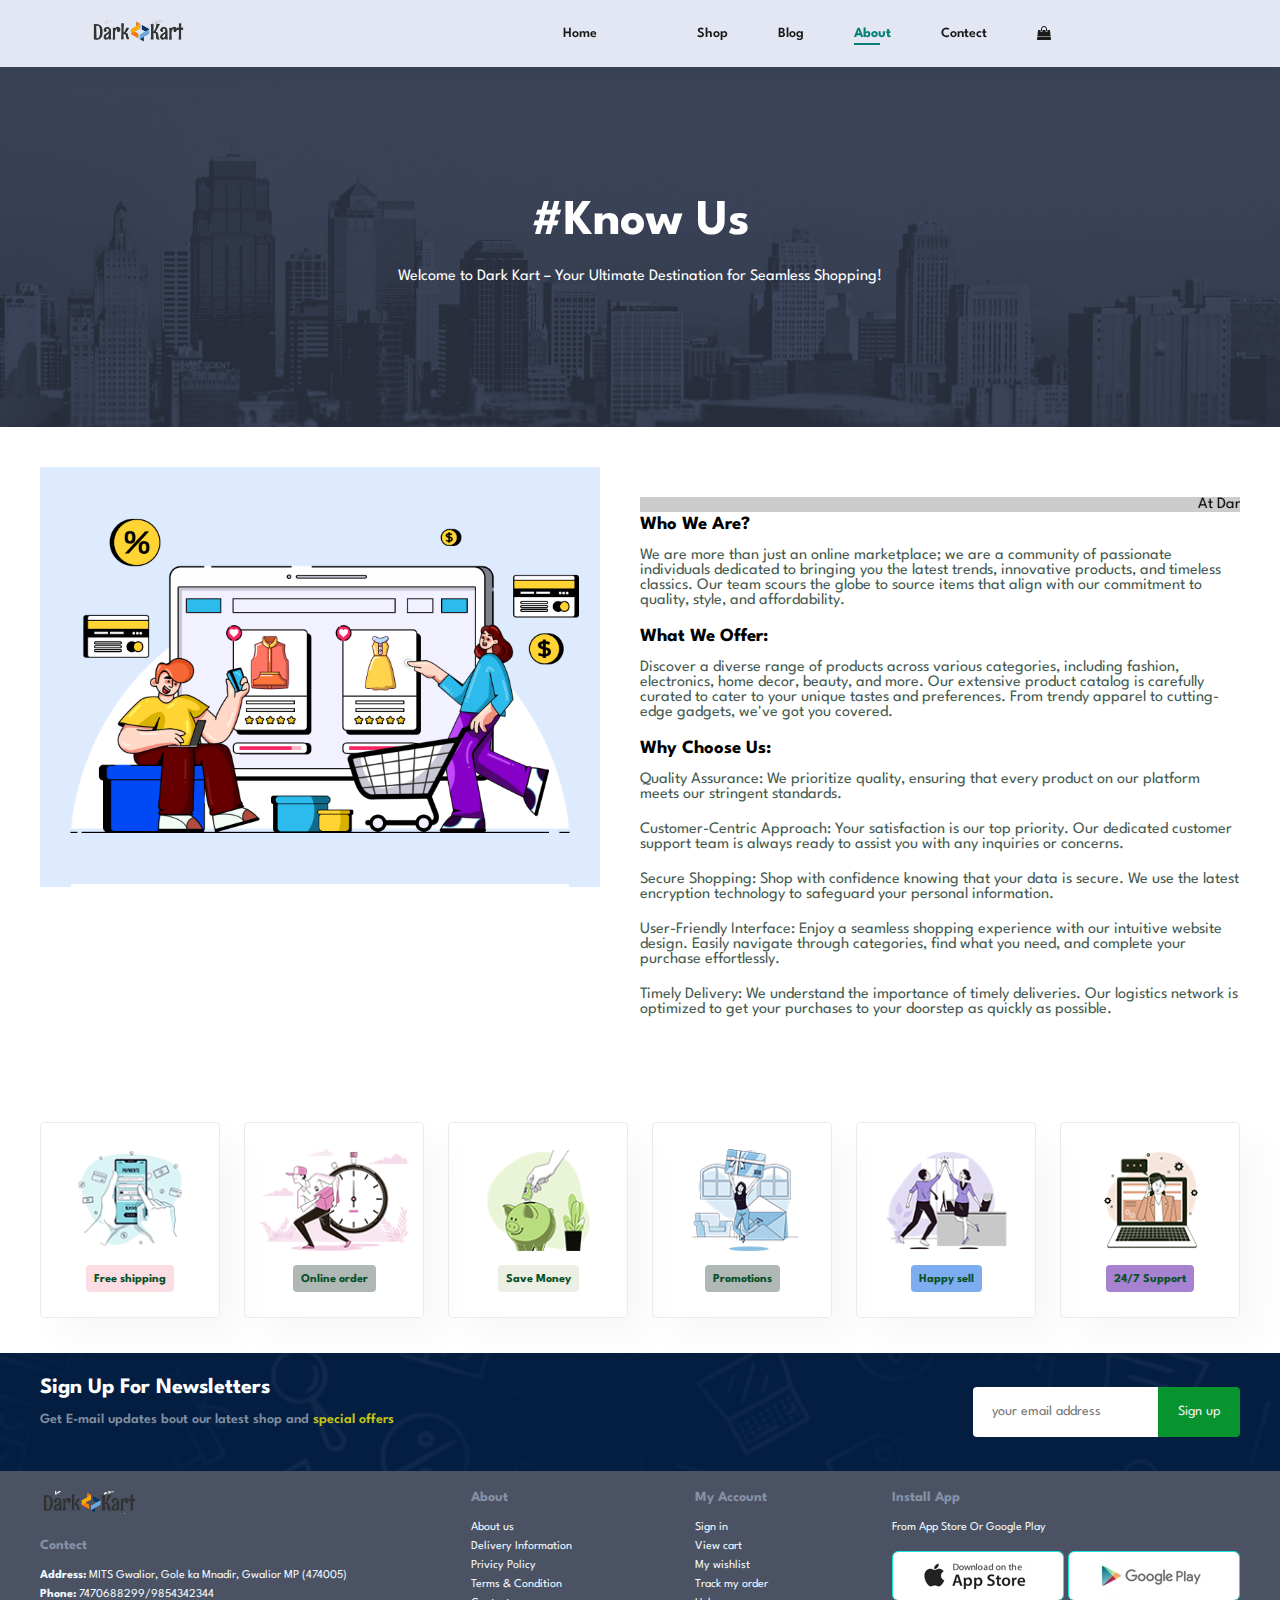
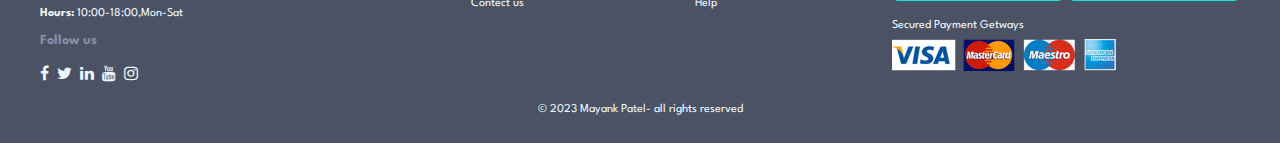
<file: about.html>
<!DOCTYPE html>
<html lang="en">
  <head>
    <meta charset="UTF-8" />
    <meta http-equiv="X-UA-Compatible" content="IE=edge" />
    <meta name="viewport" content="width=device-width, initial-scale=1.0" />
    <link rel="shortcut icon" href="img/logo.png" type="image/x-icon" />

    <title>
      Online shoping site for mobiles ,electronic,furniture,grocery ,lifestyle
      books and more...
    </title>
    <link
      rel="stylesheet"
      href="https://use.fontawesome.com/releases/v5.15.4/css/all.css"
      integrity="sha384-DyZ88mC6Up2uqS4h/KRgHuoeGwBcD4Ng9SiP4dIRy0EXTlnuz47vAwmeGwVChigm"
      crossorigin="anonymous"
    />
    <link
      rel="stylesheet"
      href="https://cdnjs.cloudflare.com/ajax/libs/font-awesome/4.7.0/css/font-awesome.min.css"
    />
    <link rel="stylesheet" href="index.css" />
  </head>

  <body>
    <header>
      <nav>
        <div class="logo">
          <a href="index.html"> <img src="img/logo1.png" alt="" /></a>
        </div>

        <ul id="navbar">
          <li><a  href="index.html">Home</a></li>
          <li></li>
          <li><a href="shop.html">Shop</a></li>
          <li><a href="blog.html">Blog</a></li>
          <li><a class="active" href="about.html">About</a></li>
          <li><a href="contect.html">Contect</a></li>
          <li id="lg-bag">
            <a href="cart.html"><i class="fa fa-shopping-bag"></i></a>
          </li>
          <a href="#" id="close"><i class="fas fa-times"></i></a>
        </ul>
        
      
        <div id="mobile">
          <a href="cart.html"><i class="fa fa-shopping-bag"></i></a>
          <i id="bar" class="fas fa-outdent"></i>
        </div>
         
          
        </div>
      </nav>
    </header>
    <main>
      <section id="sposter" class="about_header">
        <h1>#Know Us</h1>
        <p>Welcome to Dark Kart – Your Ultimate Destination for Seamless Shopping!</p>

      </section>

      <section id="abouthead" class="section-p1">
        <div id="about_img" >
          <img src="img/about/a6.jpg" id="mainimg" width="100%" alt="" />
        </div>
        <div class="about_dtls">
          <marquee bgcolor="#ccc" loop="-1" scrollamount="5" width="100%" >At Dark Kart, we redefine the online shopping experience by offering a curated 
            selection of high-quality products, unparalleled customer service, and a
             user-friendly platform designed with you in mind.</marquee>
          
            
             <h3>Who We Are?</h3>
          <p>
            We are more than just an online marketplace; we are a community
             of passionate individuals dedicated to bringing you the latest trends, 
             innovative products, and timeless classics. Our team scours the globe to source items that align with 
             our commitment to quality, style, and affordability.
          </p>
          <h3>What We Offer:</h3>
          <p>
            Discover a diverse range of products across various categories, including fashion,
             electronics, home decor, beauty, and more. Our extensive product catalog is carefully curated to cater to your 
             unique tastes and preferences. From trendy apparel to cutting-edge gadgets, we've got you covered.
          </p>
          <h3>Why Choose Us:</h3>
          <p>
            Quality Assurance: We prioritize quality, ensuring that every product on our platform meets our stringent standards.
          </p>
          <p>Customer-Centric Approach: Your satisfaction is our top priority. Our dedicated customer support team is always ready to assist you with any inquiries or concerns.</p>
          <p>Secure Shopping: Shop with confidence knowing that your data is secure. We use the latest encryption technology to safeguard your personal information.</p>
          <p>User-Friendly Interface: Enjoy a seamless shopping experience with our intuitive website design. Easily navigate through categories, find what you need, and complete your purchase effortlessly.</p>
          <p>Timely Delivery: We understand the importance of timely deliveries. Our logistics network is optimized to get your purchases to your doorstep as quickly as possible.</p>


          <abbr title="">
            
          </abbr>
          <br><br>
          
        </div>
      </section>

      

      <section id="feature" class="section-p1">
        <div class="fa-box">
          <a href="">
            <img src="img/features/f1.png" alt="" />
            <h6>Free shipping</h6>
          </a>
        </div>
        <div class="fa-box">
          <a href="">
            <img src="img/features/f2.png" alt="" />
            <h6>Online order</h6>
          </a>
        </div>
        <div class="fa-box">
          <a href="">
            <img src="img/features/f3.png" alt="" />
            <h6>Save Money</h6>
          </a>
        </div>
        <div class="fa-box">
          <a href="">
            <img src="img/features/f4.png" alt="" />
            <h6>Promotions</h6>
          </a>
        </div>
        <div class="fa-box">
          <a href="">
            <img src="img/features/f5.png" alt="" />
            <h6>Happy sell</h6>
          </a>
        </div>
        <div class="fa-box">
          <a href="">
            <img src="img/features/f6.png" alt="" />
            <h6>24/7 Support</h6>
          </a>
        </div>
      </section>
      <section id="Newsletter">
        <div class="text">
          <h3>Sign Up For Newsletters</h3>
          <p>
            Get E-mail updates bout our latest shop and
            <span>special offers</span>
          </p>
        </div>
        <div class="email">
          <input type="email" placeholder="your email address" />
          <button type="submit">Sign up</button>
        </div>
      </section>
    </main>

      <!-- footer -->
      <footer class="section-p1">
        <div class="col">
          <img src="img/logo1.png" alt="" class="logo" />
          <h4>Contect</h4>
          <p><strong>Address:</strong> MITS Gwalior, Gole ka Mnadir, Gwalior MP (474005)</p>
          <p><strong>Phone:</strong> 7470688299/9854342344</p>
          <p><strong>Hours:</strong> 10:00-18:00,Mon-Sat</p>
          <div class="follow">
            <h4>Follow us</h4>
            <div class="icon">
              <a class="fa fa-facebook-f"></a>
              <a class="fa fa-twitter"></a>
              <a class="fa fa-linkedin"></a>
              <a class="fa fa-youtube"></a>
              <a class="fa fa-instagram"></a>
            </div>
          </div>
        </div>
  
        <div class="col">
          <h4>About</h4>
          <a href="#">About us</a>
          <a href="#">Delivery Information</a>
          <a href="#">Privicy Policy</a>
          <a href="#">Terms & Condition</a>
          <a href="#">Contect us</a>
        </div>
  
        <div class="col">
          <h4>My Account</h4>
          <a href="#"> Sign in</a>
          <a href="#">View cart</a>
          <a href="#">My wishlist</a>
          <a href="#">Track my order</a>
          <a href="#">Help</a>
        </div>
  
        <div class="col install">
          <h4>Install App</h4>
          <p>From App Store Or Google Play</p>
          <div class="row">
            <a href=""><img src="img/pay/app.jpg" alt="" /></a>
            <a href=""><img src="img/pay/play.jpg" alt="" /></a>
          </div>
          <p>Secured Payment Getways</p>
          <img src="img/pay/pay.png" alt="" />
        </div>
        <div class="copyright">
          <p>&copy; 2023 Mayank Patel- all rights reserved</p>
        </div>
      </footer>

    <script src="script.js"></script>
  </body>
</html>
</file>
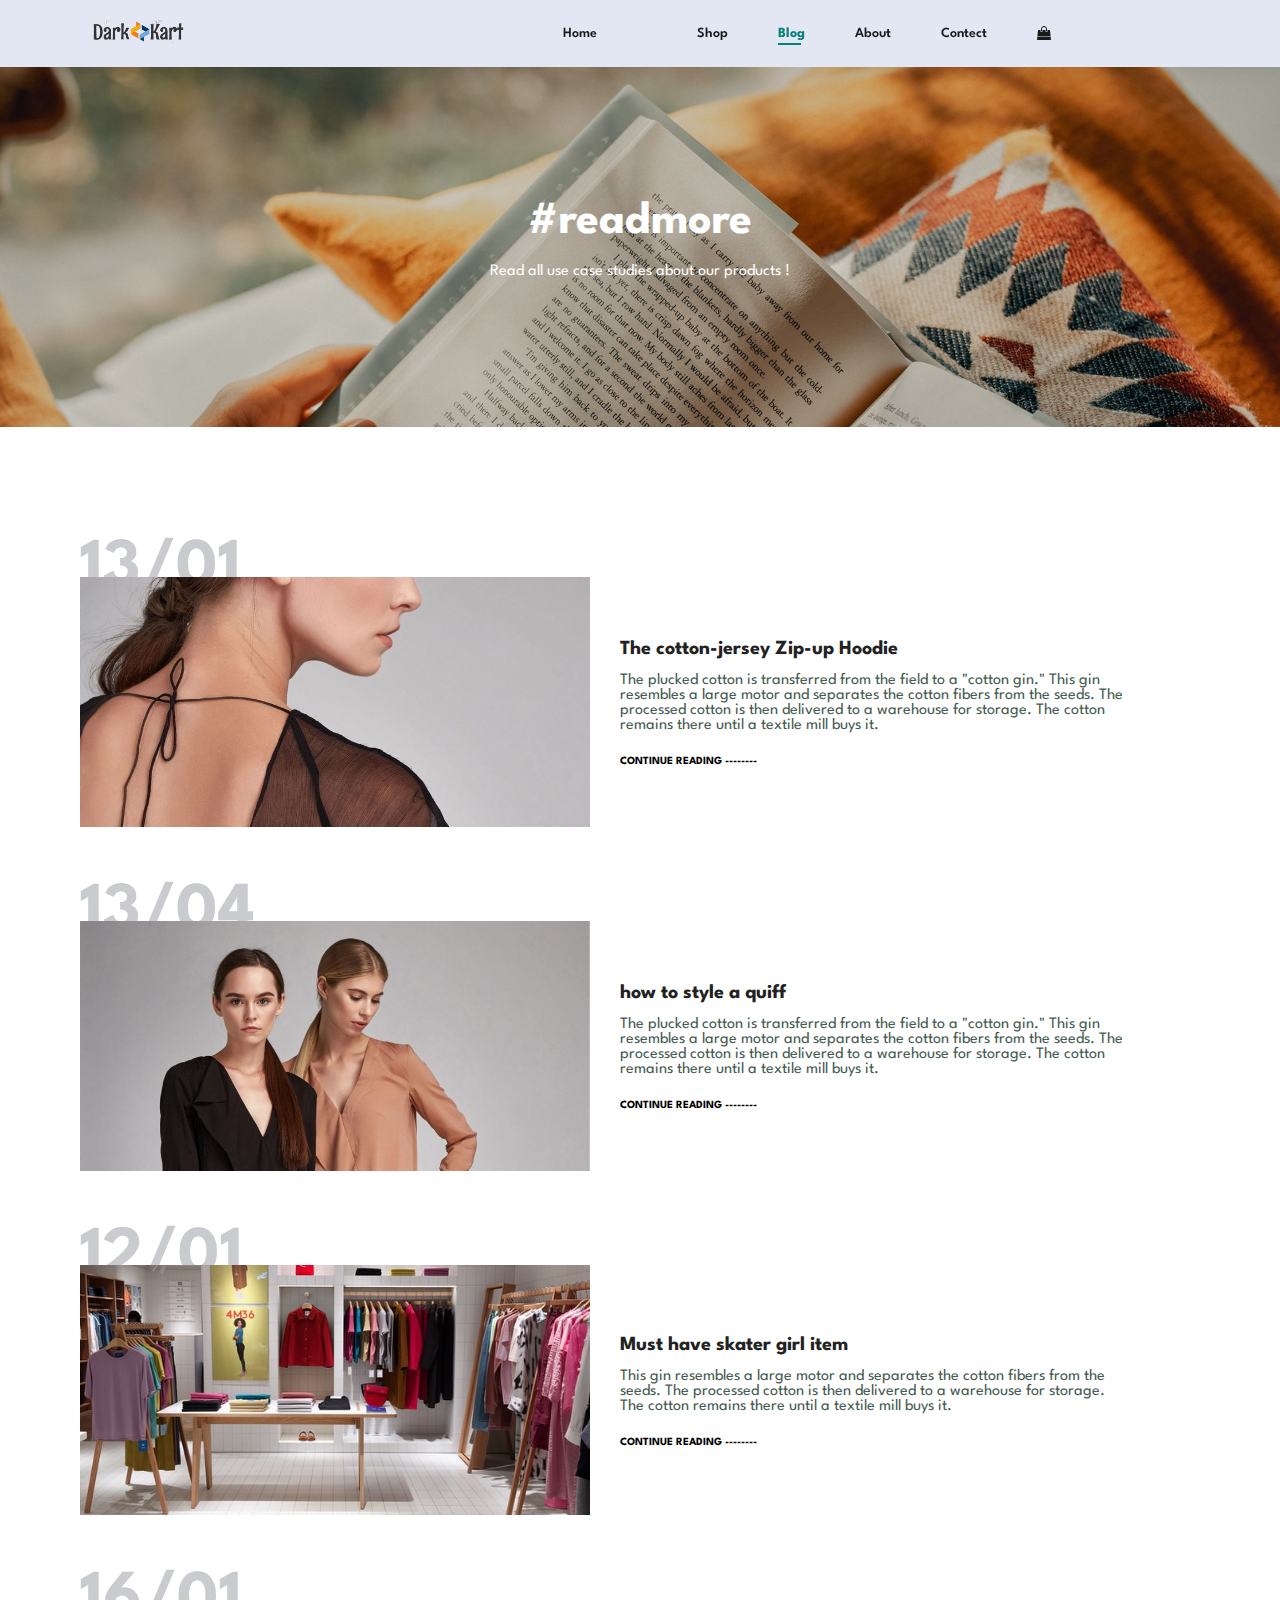
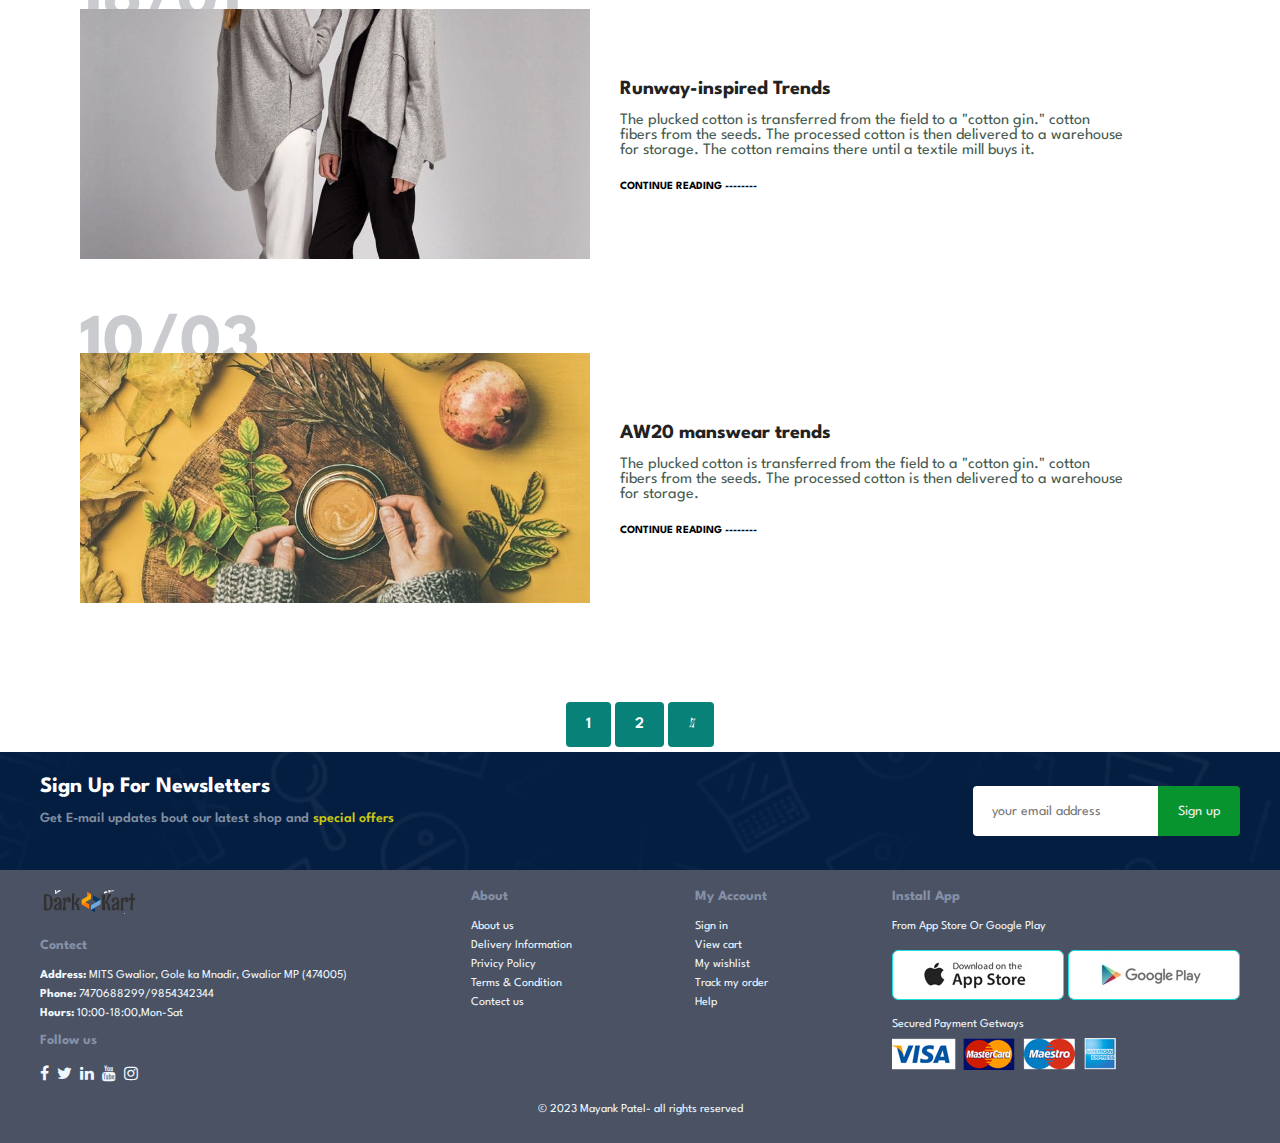
<file: blog.html>
<!DOCTYPE html>
<html lang="en">
  <head>
    <meta charset="UTF-8" />
    <meta http-equiv="X-UA-Compatible" content="IE=edge" />
    <meta name="viewport" content="width=device-width, initial-scale=1.0" />
    <link rel="shortcut icon" href="img/logo.png" type="image/x-icon" />

    <title>
      Online shoping site for mobiles ,electronic,furniture,grocery ,lifestyle
      books and more...
    </title>
    <link
      rel="stylesheet"
      href="https://use.fontawesome.com/releases/v5.15.4/css/all.css"
      integrity="sha384-DyZ88mC6Up2uqS4h/KRgHuoeGwBcD4Ng9SiP4dIRy0EXTlnuz47vAwmeGwVChigm"
      crossorigin="anonymous"
    />
    <link
      rel="stylesheet"
      href="https://cdnjs.cloudflare.com/ajax/libs/font-awesome/4.7.0/css/font-awesome.min.css"
    />
    <link rel="stylesheet" href="index.css" />
  </head>

  <body>
    <header>
      <nav>
        <div class="logo">
          <a href="index.html"> <img src="img/logo1.png" alt="" /></a>
        </div>

        <ul id="navbar">
          <li><a  href="index.html">Home</a></li>
          <li></li>
          <li><a href="shop.html">Shop</a></li>
          <li><a class="active"  href="blog.html">Blog</a></li>
          <li><a href="about.html">About</a></li>
          <li><a href="contect.html">Contect</a></li>
          <li id="lg-bag">
            <a href="cart.html"><i class="fa fa-shopping-bag"></i></a>
          </li>
          <a href="#" id="close"><i class="fas fa-times"></i></a>
        </ul>
        
      
        <div id="mobile">
          <a href="cart.html"><i class="fa fa-shopping-bag"></i></a>
          <i id="bar" class="fas fa-outdent"></i>
        </div>
         
          
        </div>
      </nav>
    </header>


    <main>
      <section id="sposter" class="blog">
        <h2>#readmore</h2>
        <p>Read all use case studies about our products ! </p>
      </section>

      <section id="bblog">
        <div class="blog-box">
            <div class="blog_img">
                <img src="img/blog/b1.jpg" id="mainimg" width="100%" alt="" />
            </div>
                <div class="BLOG-details">
                    <h4>The cotton-jersey Zip-up Hoodie</h4>
                    <p>
                      The plucked cotton is transferred from the field to a
                      "cotton gin." This gin resembles a large motor and separates the
                      cotton fibers from the seeds. The processed cotton is then delivered
                      to a warehouse for storage. The cotton remains there until a textile
                      mill buys it.
                    </p>
                    <a href=""> CONTINUE READING -------- </a>
                  </div>
                  <h1>13/01</h1>
        </div>
        <div class="blog-box">
            <div class="blog_img">
                <img src="img/blog/b2.jpg" id="mainimg" width="100%" alt="" />
            </div>
                <div class="BLOG-details">
                    <h4>how to style a quiff</h4>
                    <p>
                      The plucked cotton is transferred from the field to a
                      "cotton gin." This gin resembles a large motor and separates the
                      cotton fibers from the seeds. The processed cotton is then delivered
                      to a warehouse for storage. The cotton remains there until a textile
                      mill buys it.
                    </p>
                    <a href=""> CONTINUE READING -------- </a>
                  </div>
                  <h1>13/04</h1>
        </div>
        <div class="blog-box">
            <div class="blog_img">
                <img src="img/blog/b3.jpg" id="mainimg" width="100%" alt="" />
            </div>
                <div class="BLOG-details">
                    <h4> Must have skater girl item</h4>
                    <p>
                     This gin resembles a large motor and separates the
                      cotton fibers from the seeds. The processed cotton is then delivered
                      to a warehouse for storage. The cotton remains there until a textile
                      mill buys it.
                    </p>
                    <a href=""> CONTINUE READING -------- </a>
                  </div>
                  <h1>12/01</h1>
        </div>
        <div class="blog-box">
            <div class="blog_img">
                <img src="img/blog/b4.jpg" id="mainimg" width="100%" alt="" />
            </div>
                <div class="BLOG-details">
                    <h4>Runway-inspired Trends</h4>
                    <p>
                      The plucked cotton is transferred from the field to a
                      "cotton gin." 
                      cotton fibers from the seeds. The processed cotton is then delivered
                      to a warehouse for storage. The cotton remains there until a textile
                      mill buys it.
                    </p>
                    <a href=""> CONTINUE READING -------- </a>
                  </div>
                  <h1>16/01</h1>
        </div>
        <div class="blog-box">
            <div class="blog_img">
                <img src="img/blog/b6.jpg" id="mainimg" width="100%" alt="" />
            </div>
        <div class="BLOG-details">
            <h4>AW20 manswear trends</h4>
            <p>
              The plucked cotton is transferred from the field to a
              "cotton gin." 
              cotton fibers from the seeds. The processed cotton is then delivered
              to a warehouse for storage. 
            </p>
            <a href=""> CONTINUE READING -------- </a>
          </div>
          <h1>10/03</h1>
        </div>
      </section>

      <section id="pagination" class="section-p1">
        <a href="#">1</a>
        <a href="#">2</a>
        <a href="#"><i class="fas fa-arrow-right"></i></a>
      </section>
      <section id="Newsletter">
        <div class="text">
          <h3>Sign Up For Newsletters</h3>
          <p>
            Get E-mail updates bout our latest shop and
            <span>special offers</span>
          </p>
        </div>
        <div class="email">
          <input type="email" placeholder="your email address" />
          <button type="submit">Sign up</button>
        </div>
      </section>
    </main>

      <!-- footer -->
      <footer class="section-p1">
        <div class="col">
          <img src="img/logo1.png" alt="" class="logo" />
          <h4>Contect</h4>
          <p><strong>Address:</strong> MITS Gwalior, Gole ka Mnadir, Gwalior MP (474005)</p>
          <p><strong>Phone:</strong> 7470688299/9854342344</p>
          <p><strong>Hours:</strong> 10:00-18:00,Mon-Sat</p>
          <div class="follow">
            <h4>Follow us</h4>
            <div class="icon">
              <a class="fa fa-facebook-f"></a>
              <a class="fa fa-twitter"></a>
              <a class="fa fa-linkedin"></a>
              <a class="fa fa-youtube"></a>
              <a class="fa fa-instagram"></a>
            </div>
          </div>
        </div>
  
        <div class="col">
          <h4>About</h4>
          <a href="#">About us</a>
          <a href="#">Delivery Information</a>
          <a href="#">Privicy Policy</a>
          <a href="#">Terms & Condition</a>
          <a href="#">Contect us</a>
        </div>
  
        <div class="col">
          <h4>My Account</h4>
          <a href="#"> Sign in</a>
          <a href="#">View cart</a>
          <a href="#">My wishlist</a>
          <a href="#">Track my order</a>
          <a href="#">Help</a>
        </div>
  
        <div class="col install">
          <h4>Install App</h4>
          <p>From App Store Or Google Play</p>
          <div class="row">
            <a href=""><img src="img/pay/app.jpg" alt="" /></a>
            <a href=""><img src="img/pay/play.jpg" alt="" /></a>
          </div>
          <p>Secured Payment Getways</p>
          <img src="img/pay/pay.png" alt="" />
        </div>
        <div class="copyright">
          <p>&copy; 2023 Mayank Patel- all rights reserved</p>
        </div>
      </footer>

    <script src="script.js"></script>
  </body>
</html>
</file>
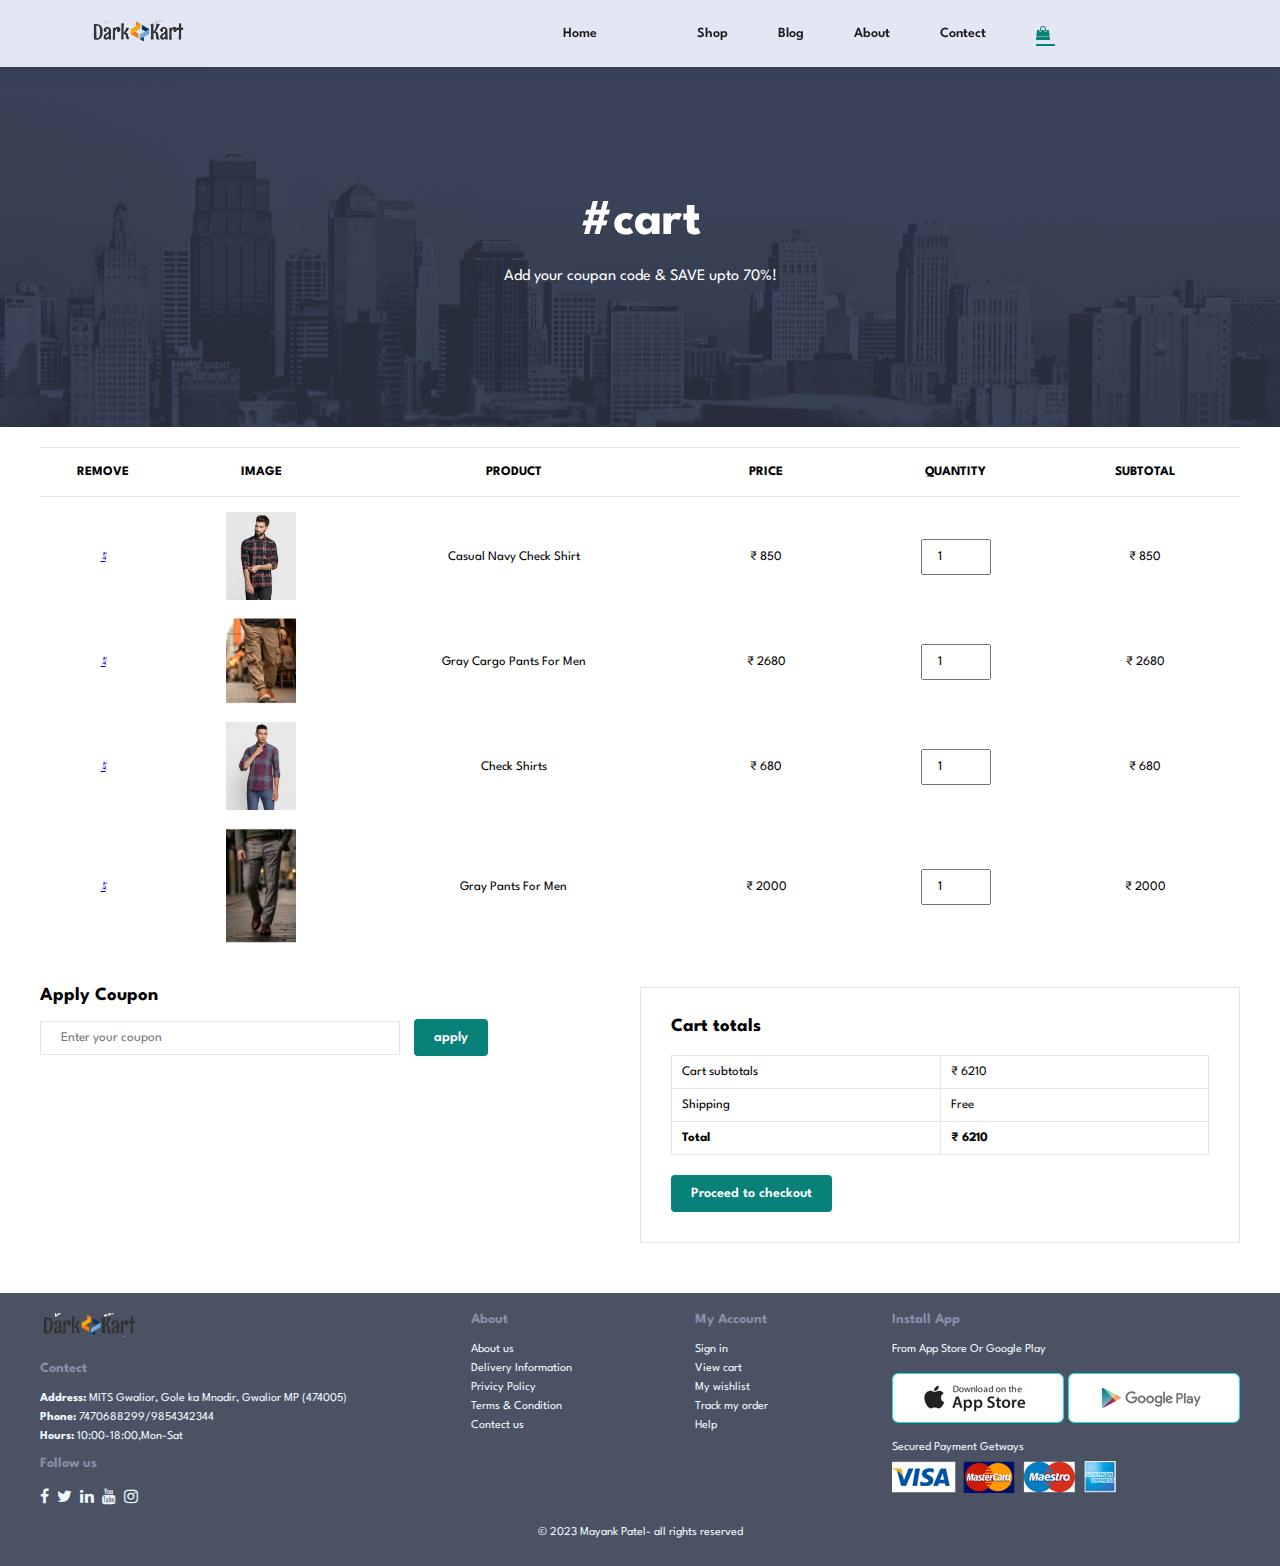
<file: cart.html>
<!DOCTYPE html>
<html lang="en">
  <head>
    <meta charset="UTF-8" />
    <meta http-equiv="X-UA-Compatible" content="IE=edge" />
    <meta name="viewport" content="width=device-width, initial-scale=1.0" />
    <link rel="shortcut icon" href="img/logo.png" type="image/x-icon" />

    <title>
      Online shoping site for mobiles ,electronic,furniture,grocery ,lifestyle
      books and more...
    </title>
    <link
      rel="stylesheet"
      href="https://use.fontawesome.com/releases/v5.15.4/css/all.css"
      integrity="sha384-DyZ88mC6Up2uqS4h/KRgHuoeGwBcD4Ng9SiP4dIRy0EXTlnuz47vAwmeGwVChigm"
      crossorigin="anonymous"
    />
    <link
      rel="stylesheet"
      href="https://cdnjs.cloudflare.com/ajax/libs/font-awesome/4.7.0/css/font-awesome.min.css"
    />
    <link rel="stylesheet" href="index.css" />
  </head>

  <body>
    <header>
      <nav>
        <div class="logo">
          <a href="index.html"> <img src="img/logo1.png" alt="" /></a>
        </div>

        <ul id="navbar">
          <li><a  href="index.html">Home</a></li>
          <li></li>
          <li><a href="shop.html">Shop</a></li>
          <li><a href="blog.html">Blog</a></li>
          <li><a  href="about.html">About</a></li>
          <li><a  href="contect.html">Contect</a></li>
          <li id="lg-bag">
            <a class="active" href="cart.html"><i class="fa fa-shopping-bag"></i></a>
          </li>
          <a href="#" id="close"><i class="fas fa-times"></i></a>
        </ul>
        
      
        <div id="mobile">
          <a href="cart.html"><i class="fa fa-shopping-bag"></i></a>
          <i id="bar" class="fas fa-outdent"></i>
        </div>
         
          
        </div>
      </nav>
    </header>
    <main>
      <section id="sposter" class="contect_header">
        <h1>#cart</h1>
        <p>Add your coupan code & SAVE upto 70%!</p>
      </section>

      <section id="cart" class="section-p1">
        <table width="100%">
            <thead>
                <tr>
                <td>Remove</td>   
                <td>Image</td>   
                <td>Product</td>   
                <td>Price</td>   
                <td>Quantity</td>   
                <td>Subtotal</td>   
                </tr>
            </thead>
            <tbody>
                <tr>
                    <td><a href="#"><i class="far fa-times-circle"></i></a> </td>
                    <td><img src="img/products/shirt2.jpg" alt=""></td>
                    <td>Casual Navy Check Shirt</td>
                    <td>₹ 850</td>
                    <td><input type="number" value="1"></td>
                    <td>₹ 850</td>
                </tr>
                <tr>
                    <td><a href="#"><i class="far fa-times-circle"></i></a> </td>
                    <td><img src="img/products/pant3.jpg" alt=""></td>
                    <td>Gray Cargo Pants For Men</td>
                    <td>₹ 2680</td>
                    <td><input type="number" value="1"></td>
                    <td>₹ 2680</td>
                </tr>
                <tr>
                    <td><a href="#"><i class="far fa-times-circle"></i></a> </td>
                    <td><img src="img/products/shirt5.jpg" alt=""></td>
                    <td>Check Shirts</td>
                    <td>₹ 680</td>
                    <td><input type="number" value="1"></td>
                    <td>₹ 680</td>
                </tr>
                <tr>
                  <td><a href="#"><i class="far fa-times-circle"></i></a> </td>
                  <td><img src="img/products/pant8.jpg" alt=""></td>
                  <td>Gray Pants For Men</td>
                  <td>₹ 2000</td>
                  <td><input type="number" value="1"></td>
                  <td>₹ 2000</td>
              </tr>
            </tbody>
        </table>

      </section>

      <section id="cart-add" class="section-p1">
        <div class="coupon">
          <h3>Apply Coupon</h3>
          <div>
            <input type="text" placeholder="Enter your coupon">
            <button class="normal">apply</button>
          </div>
        </div>
        <div class="subtotal">
          <h3>Cart totals</h3>
          <table>
            <tr>
              <td>Cart subtotals</td>
              <td>₹ 6210</td>
            </tr>
            <tr>
              <td>Shipping</td>
              <td>Free</td>
            </tr>
            <tr>
              <td><strong>Total</strong></td>
              <td><strong>₹ 6210</strong></td>
            </tr>
          </table>
          <button class="normal">Proceed to checkout</button>
        </div>
      </section>

    </main>

      <!-- footer -->
      <footer class="section-p1">
        <div class="col">
          <img src="img/logo1.png" alt="" class="logo" />
          <h4>Contect</h4>
          <p><strong>Address:</strong> MITS Gwalior, Gole ka Mnadir, Gwalior MP (474005)</p>
          <p><strong>Phone:</strong> 7470688299/9854342344</p>
          <p><strong>Hours:</strong> 10:00-18:00,Mon-Sat</p>
          <div class="follow">
            <h4>Follow us</h4>
            <div class="icon">
              <a class="fa fa-facebook-f"></a>
              <a class="fa fa-twitter"></a>
              <a class="fa fa-linkedin"></a>
              <a class="fa fa-youtube"></a>
              <a class="fa fa-instagram"></a>
            </div>
          </div>
        </div>
  
        <div class="col">
          <h4>About</h4>
          <a href="#">About us</a>
          <a href="#">Delivery Information</a>
          <a href="#">Privicy Policy</a>
          <a href="#">Terms & Condition</a>
          <a href="#">Contect us</a>
        </div>
  
        <div class="col">
          <h4>My Account</h4>
          <a href="#"> Sign in</a>
          <a href="#">View cart</a>
          <a href="#">My wishlist</a>
          <a href="#">Track my order</a>
          <a href="#">Help</a>
        </div>
  
        <div class="col install">
          <h4>Install App</h4>
          <p>From App Store Or Google Play</p>
          <div class="row">
            <a href=""><img src="img/pay/app.jpg" alt="" /></a>
            <a href=""><img src="img/pay/play.jpg" alt="" /></a>
          </div>
          <p>Secured Payment Getways</p>
          <img src="img/pay/pay.png" alt="" />
        </div>
        <div class="copyright">
          <p>&copy; 2023 Mayank Patel- all rights reserved</p>
        </div>
      </footer>

    <script src="script.js"></script>
  </body>
</html>
</file>
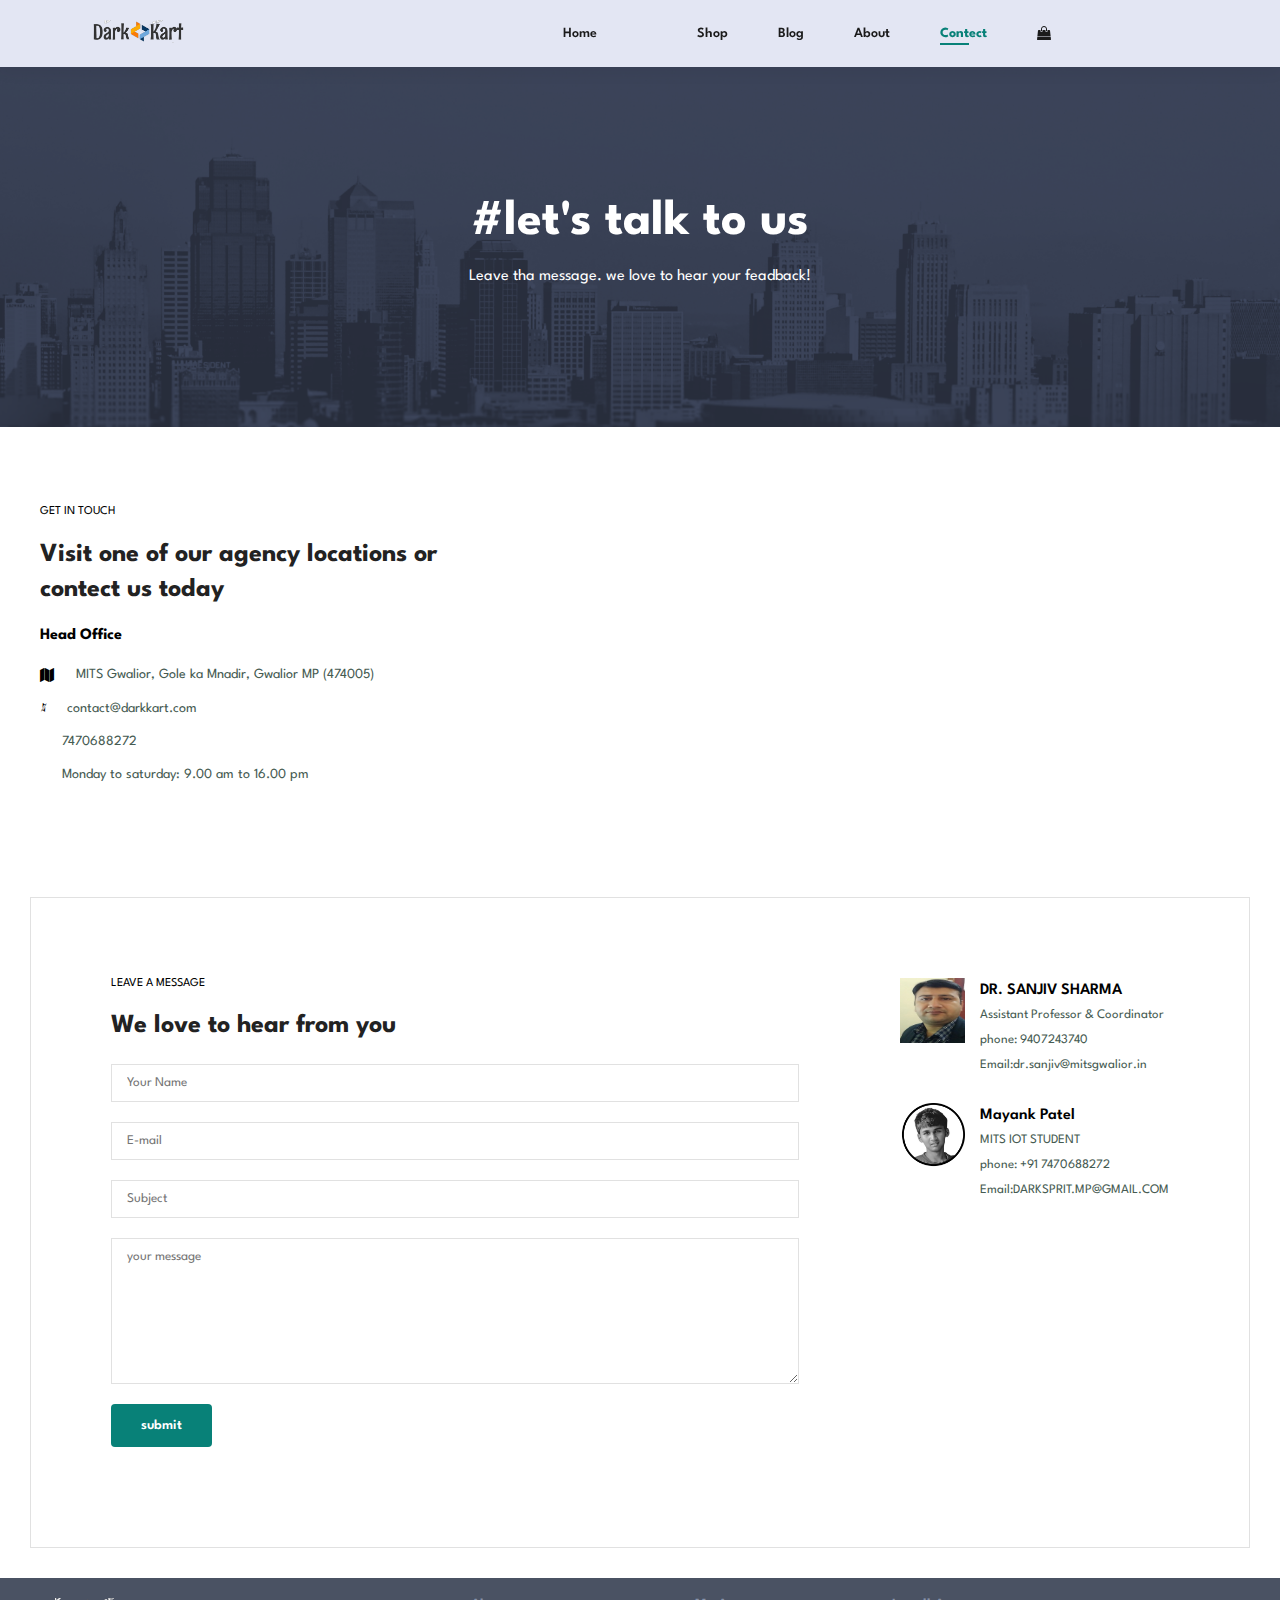
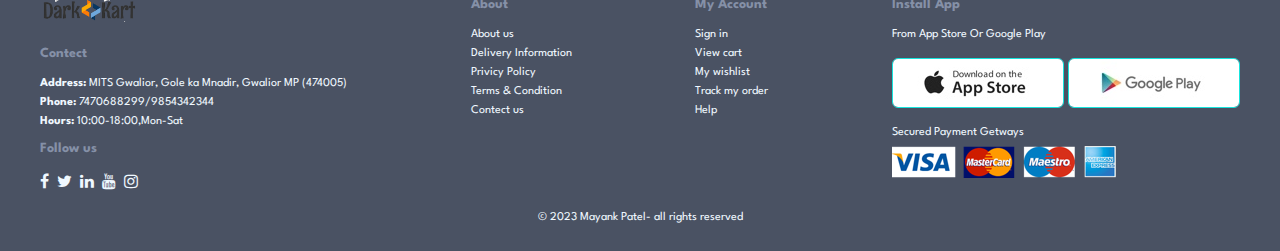
<file: contect.html>
<!DOCTYPE html>
<html lang="en">
  <head>
    <meta charset="UTF-8" />
    <meta http-equiv="X-UA-Compatible" content="IE=edge" />
    <meta name="viewport" content="width=device-width, initial-scale=1.0" />
    <link rel="shortcut icon" href="img/logo.png" type="image/x-icon" />

    <title>
      Online shoping site for mobiles ,electronic,furniture,grocery ,lifestyle
      books and more...
    </title>
    <link
      rel="stylesheet"
      href="https://use.fontawesome.com/releases/v5.15.4/css/all.css"
      integrity="sha384-DyZ88mC6Up2uqS4h/KRgHuoeGwBcD4Ng9SiP4dIRy0EXTlnuz47vAwmeGwVChigm"
      crossorigin="anonymous"
    />
    <link
      rel="stylesheet"
      href="https://cdnjs.cloudflare.com/ajax/libs/font-awesome/4.7.0/css/font-awesome.min.css"
    />
    <link rel="stylesheet" href="index.css" />
  </head>

  <body>
    <header>
      <nav>
        <div class="logo">
          <a href="index.html"> <img src="img/logo1.png" alt="" /></a>
        </div>

        <ul id="navbar">
          <li><a  href="index.html">Home</a></li>
          <li></li>
          <li><a href="shop.html">Shop</a></li>
          <li><a href="blog.html">Blog</a></li>
          <li><a  href="about.html">About</a></li>
          <li><a class="active" href="contect.html">Contect</a></li>
          <li id="lg-bag">
            <a href="cart.html"><i class="fa fa-shopping-bag"></i></a>
          </li>
          <a href="#" id="close"><i class="fas fa-times"></i></a>
        </ul>
        
      
        <div id="mobile">
          <a href="cart.html"><i class="fa fa-shopping-bag"></i></a>
          <i id="bar" class="fas fa-outdent"></i>
        </div>
         
          
        </div>
      </nav>
    </header>
    <main>
      <section id="sposter" class="contect_header">
        <h1>#let's talk to us </h1>
        <p>Leave tha message. we love to hear your feadback!</p>
      </section>

      <section id="contecthead" class="section-p1">
        <div class="contect_dtls">
            <span>GET IN TOUCH</span>
          <h2>Visit one of our agency locations or contect us today</h2>
          <h3>Head Office</h3>
         <div>
            <li>
               <i class="fa fa-map"></i> 
               <p>MITS Gwalior, Gole ka Mnadir, Gwalior MP (474005)</p>
            </li>
            <li>
                <i class="far fa-envelope"></i> 
                <p>contact@darkkart.com</p>
             </li>
             <li>
                <i class="fas fa-phone-alt"></i> 
                <p>7470688272</p>
             </li>
            <li>
                <i class="fas fa-clock"></i> 
                <p>Monday to saturday: 9.00 am to 16.00 pm</p>
             </li>
         </div>
        </div>
        <div class="map">
            <iframe src="https://www.google.com/maps/embed?pb=!1m18!1m12!1m3!1d3578.9681195447456!2d78.207152!3d26.2302254!2m3!1f0!2f0!3f0!3m2!1i1024!2i768!4f13.1!3m3!1m2!1s0x3976c14c64938e5f%3A0x87b3d6a725f7b077!2sMadhav%20Institute%20of%20Technology%20%26%20Science%2C%20Gwalior!5e0!3m2!1sen!2sin!4v1698223341253!5m2!1sen!2sin" width="600" height="450" style="border:0;" allowfullscreen="" loading="lazy" referrerpolicy="no-referrer-when-downgrade"></iframe>
          </div>
      </section>

      <section id="form-details">
        <form action="">
            <span>LEAVE A MESSAGE</span>
            <h2>We love to hear from you</h2>
            <input type="text" placeholder="Your Name">
            <input type="email" placeholder="E-mail">
            <input type="text" placeholder="Subject">
            <textarea name="" id="" cols="30" rows="10" placeholder="your message"></textarea>
            <button class="normal">submit</button>
        </form>
        <div class="people">
            <div>
            <img src="img/people/sanj.jpg" alt="">
            <p><span>DR. SANJIV SHARMA</span> Assistant Professor & Coordinator <br> phone: 9407243740<br> Email:dr.sanjiv@mitsgwalior.in</p>
        </div>
        <div>
            <img src="img/people/mayankprofile.jpg" alt="">
            <p><span>Mayank Patel</span>  MITS IOT STUDENT <br> phone: +91 7470688272 <br> Email:DARKSPRIT.MP@GMAIL.COM</p>
        </div>


        <div>
            
        </div>
    </div>
      </section>

    </main>

      <!-- footer -->
      <footer class="section-p1">
        <div class="col">
          <img src="img/logo1.png" alt="" class="logo" />
          <h4>Contect</h4>
          <p><strong>Address:</strong> MITS Gwalior, Gole ka Mnadir, Gwalior MP (474005)</p>
          <p><strong>Phone:</strong> 7470688299/9854342344</p>
          <p><strong>Hours:</strong> 10:00-18:00,Mon-Sat</p>
          <div class="follow">
            <h4>Follow us</h4>
            <div class="icon">
              <a class="fa fa-facebook-f"></a>
              <a class="fa fa-twitter"></a>
              <a class="fa fa-linkedin"></a>
              <a class="fa fa-youtube"></a>
              <a class="fa fa-instagram"></a>
            </div>
          </div>
        </div>
  
        <div class="col">
          <h4>About</h4>
          <a href="#">About us</a>
          <a href="#">Delivery Information</a>
          <a href="#">Privicy Policy</a>
          <a href="#">Terms & Condition</a>
          <a href="#">Contect us</a>
        </div>
  
        <div class="col">
          <h4>My Account</h4>
          <a href="#"> Sign in</a>
          <a href="#">View cart</a>
          <a href="#">My wishlist</a>
          <a href="#">Track my order</a>
          <a href="#">Help</a>
        </div>
  
        <div class="col install">
          <h4>Install App</h4>
          <p>From App Store Or Google Play</p>
          <div class="row">
            <a href=""><img src="img/pay/app.jpg" alt="" /></a>
            <a href=""><img src="img/pay/play.jpg" alt="" /></a>
          </div>
          <p>Secured Payment Getways</p>
          <img src="img/pay/pay.png" alt="" />
        </div>
        <div class="copyright">
          <p>&copy; 2023 Mayank Patel- all rights reserved</p>
        </div>
      </footer>

    <script src="script.js"></script>
  </body>
</html>
</file>
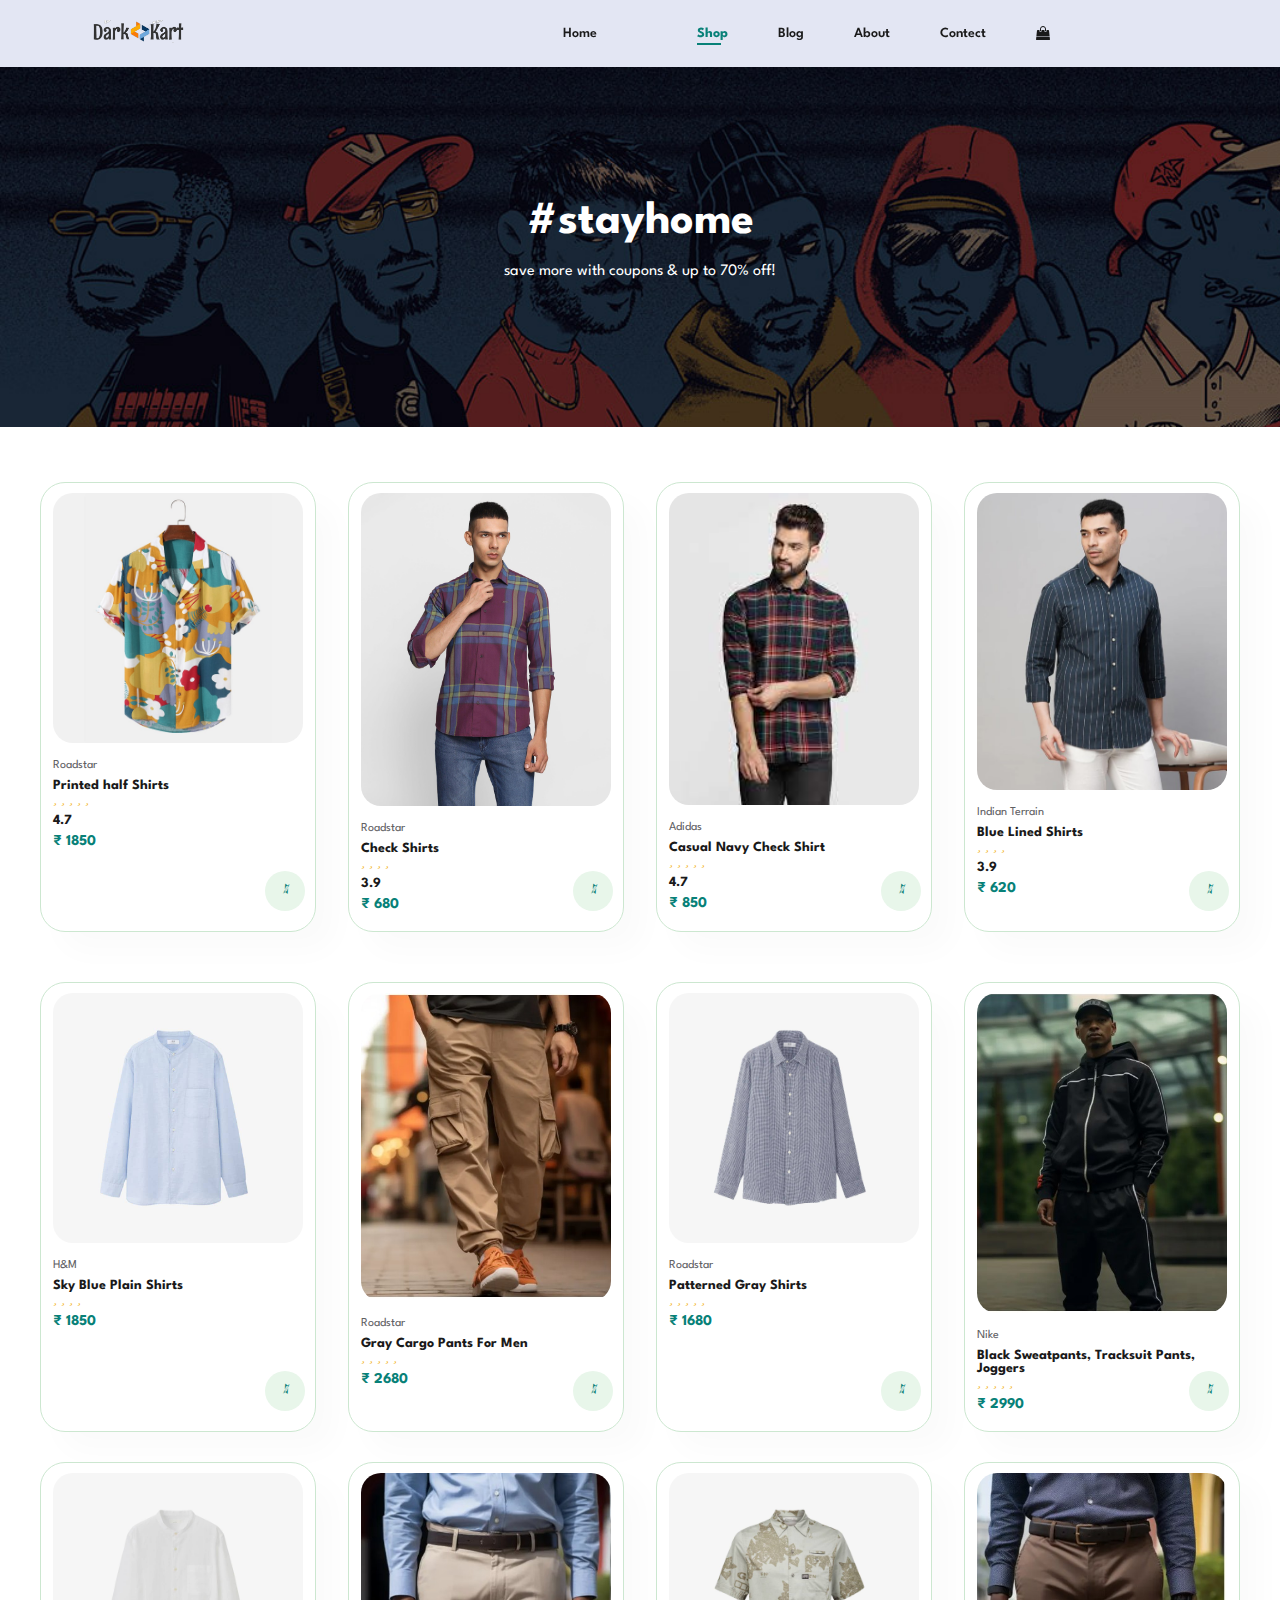
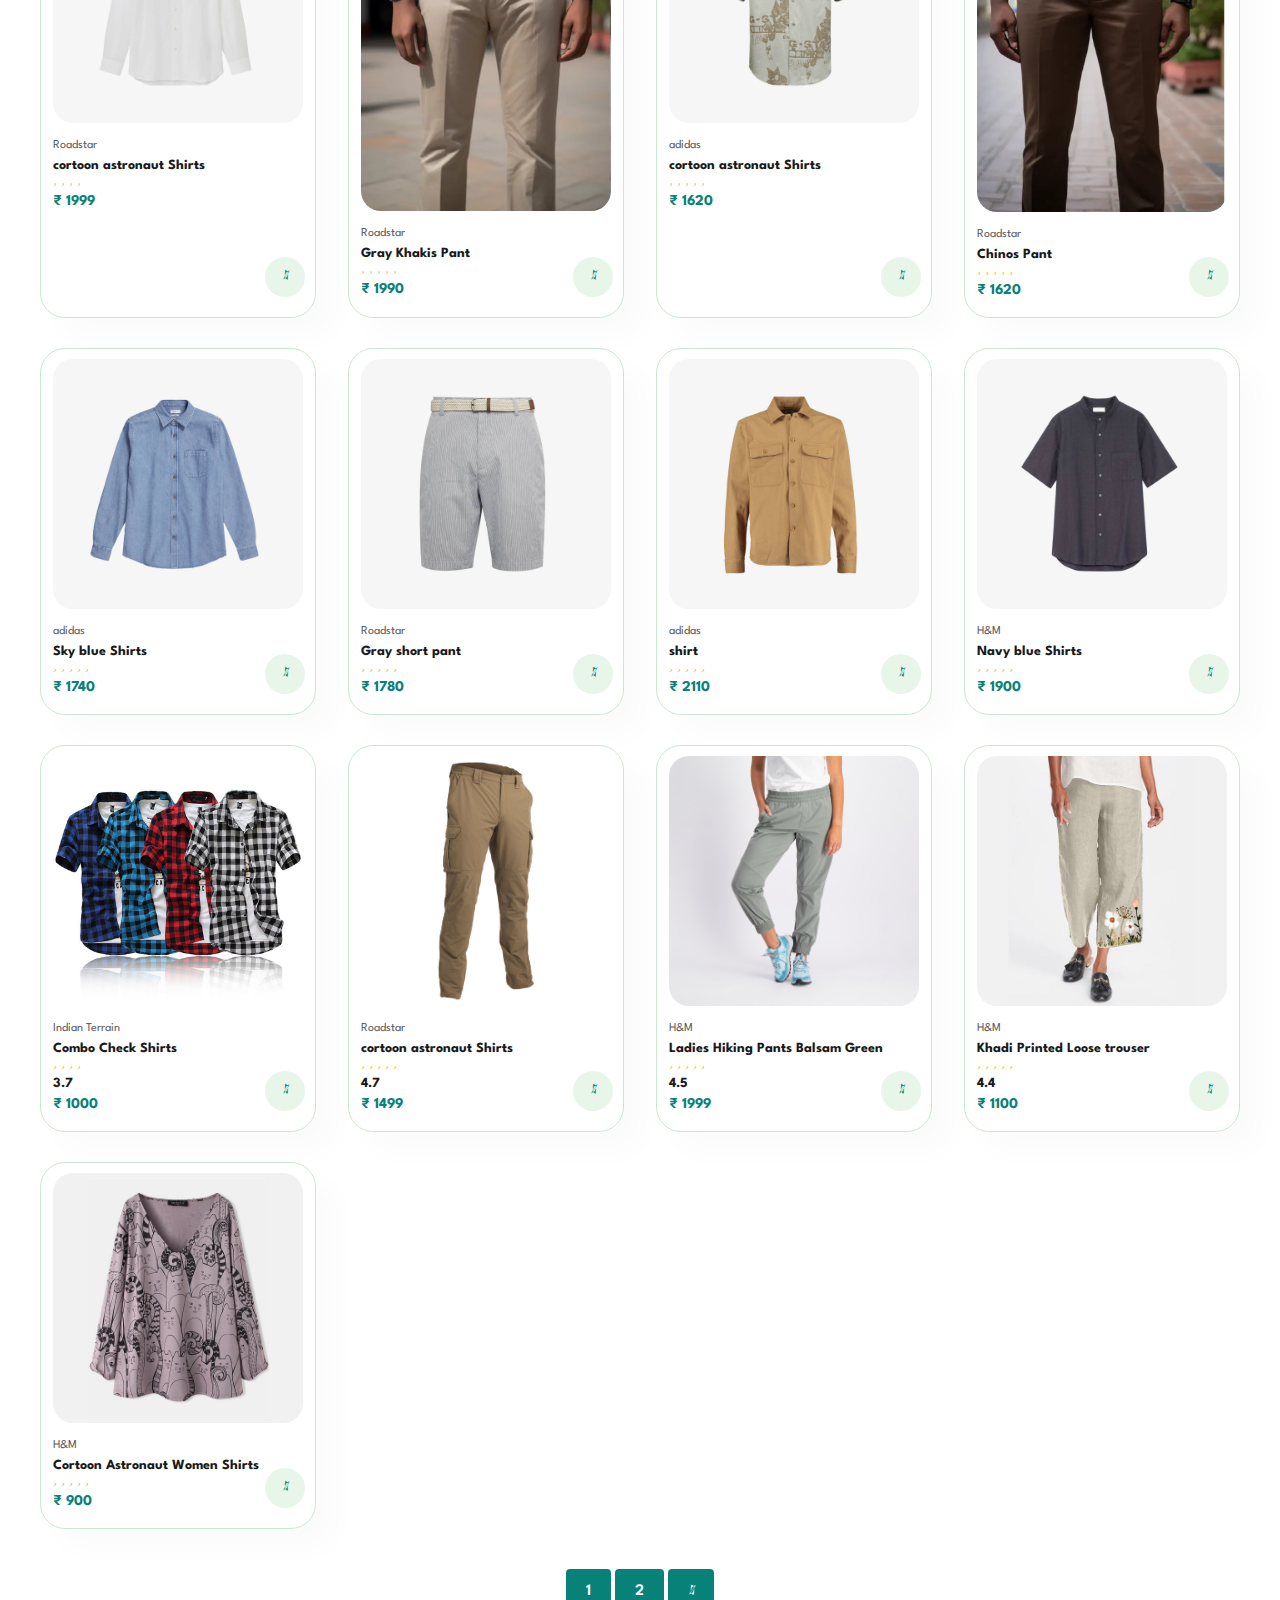
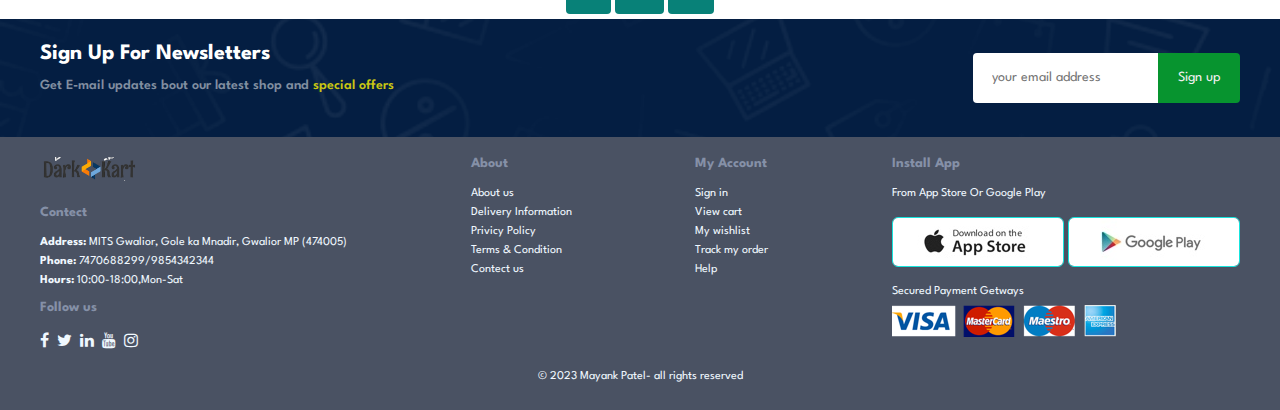
<file: shop.html>
<!DOCTYPE html>
<html lang="en">
  <head>
    <meta charset="UTF-8" />
    <meta http-equiv="X-UA-Compatible" content="IE=edge" />
    <meta name="viewport" content="width=device-width, initial-scale=1.0" />
    <link rel="shortcut icon" href="img/logo.png" type="image/x-icon" />

    <title>
      Online shoping site for mobiles ,electronic,furniture,grocery ,lifestyle
      books and more...
    </title>
    <link
      rel="stylesheet"
      href="https://use.fontawesome.com/releases/v5.15.4/css/all.css"
      integrity="sha384-DyZ88mC6Up2uqS4h/KRgHuoeGwBcD4Ng9SiP4dIRy0EXTlnuz47vAwmeGwVChigm"
      crossorigin="anonymous"
    />
    <link
      rel="stylesheet"
      href="https://cdnjs.cloudflare.com/ajax/libs/font-awesome/4.7.0/css/font-awesome.min.css"
    />
    <link rel="stylesheet" href="index.css" />
  </head>

  <body>
    <header>
      <nav>
        <div class="logo">
          <a href="index.html"> <img src="img/logo1.png" alt="" /></a>
        </div>

        <ul id="navbar">
          <li><a  href="index.html">Home</a></li>
          <li></li>
          <li><a class="active" href="shop.html">Shop</a></li>
          <li><a href="blog.html">Blog</a></li>
          <li><a href="about.html">About</a></li>
          <li><a href="contect.html">Contect</a></li>
          <li id="lg-bag">
            <a href="cart.html"><i class="fa fa-shopping-bag"></i></a>
          </li>
          <a href="#" id="close"><i class="fas fa-times"></i></a>
        </ul>
        
      
        <div id="mobile">
          <a href="cart.html"><i class="fa fa-shopping-bag"></i></a>
          <i id="bar" class="fas fa-outdent"></i>
        </div>
         
          
        </div>
      </nav>
    </header>
    <main>
      <section id="sposter">
        <h2>#stayhome</h2>
        <p>save more with coupons & up to 70% off! </p>
      </section>

      <section id="product" class="section-p1">
        <div class="pro-cont">
          <div class="pro" 
          onclick="window.location.href='sproduct.html';">
            <img src="img/products/f1.jpg" alt="" />
            <div class="des">
              <span>Roadstar</span>
              <h5>Printed half Shirts</h5>
              <div class="star">
                <i class="fas fa-star"></i>
                <i class="fas fa-star"></i>
                <i class="fas fa-star"></i>
                <i class="fas fa-star"></i>
                <i class="fas fa-star"></i>
              </div>
              <h5>4.7</h5>
              <h4>₹ 1850 </h4>
            </div>
            <a href="#"> <i id="cart" class="fas fa-shopping-cart"></i> </a>
          </div>
          <div class="pro">
            <img src="img/products/shirt5.jpg" alt="" />
            <div class="des">
              <span>Roadstar</span>
              <h5>Check Shirts</h5>
              <div class="star">
                <i class="fas fa-star"></i>
                <i class="fas fa-star"></i>
                <i class="fas fa-star"></i>
                <i class="fas fa-star"></i>
                
              </div>
              <h5>3.9</h5>
              <h4>₹ 680</h4>
            </div>
            <a href="#"> <i id="cart" class="fas fa-shopping-cart"></i> </a>
          </div>
          <div class="pro">
            <img src="img/products/shirt2.jpg" alt="" />
            <div class="des">
              <span>Adidas</span>
              <h5>Casual Navy Check Shirt </h5>
              <div class="star">
                <i class="fas fa-star"></i>
                <i class="fas fa-star"></i>
                <i class="fas fa-star"></i>
                <i class="fas fa-star"></i>
                <i class="fas fa-star"></i>
              </div>
              <h5>4.7</h5>
              <h4>₹ 850</h4>
            </div>
            <a href="#"> <i id="cart" class="fas fa-shopping-cart"></i> </a>
          </div>
          
          <div class="pro">
            <img src="img/products/shirt4.jpg" alt="" />
            <div class="des">
              <span>Indian Terrain</span>
              <h5>Blue Lined Shirts</h5>
              <div class="star">
                <i class="fas fa-star"></i>
                <i class="fas fa-star"></i>
                <i class="fas fa-star"></i>
                <i class="fas fa-star"></i>
              </div>
              <h5>3.9</h5>
              <h4>₹ 620 </h4>
            </div>
            <a href="#"> <i id="cart" class="fas fa-shopping-cart"></i> </a>
          </div>

          <div class="pro-cont">
            <div class="pro">
              <img src="img/products/n1.jpg" alt="" />
              <div class="des">
                <span>H&M</span>
                <h5>Sky Blue Plain Shirts</h5>
                <div class="star">
                  <i class="fas fa-star"></i>
                  <i class="fas fa-star"></i>
                  <i class="fas fa-star"></i>
                  <i class="fas fa-star"></i>
                  
                </div>
                <h4>₹ 1850</h4>
              </div>
              <a href="#"> <i id="cart" class="fas fa-shopping-cart"></i> </a>
            </div>
  
            <div class="pro">
              <img src="img/products/pant3.jpg" alt="" />
              <div class="des">
                <span>Roadstar</span>
                <h5>Gray Cargo Pants For Men</h5>
                <div class="star">
                  <i class="fas fa-star"></i>
                  <i class="fas fa-star"></i>
                  <i class="fas fa-star"></i>
                  <i class="fas fa-star"></i>
                  <i class="fas fa-star"></i>
                </div>
                <h4>₹ 2680</h4>
              </div>
              <a href="#"> <i id="cart" class="fas fa-shopping-cart"></i> </a>
            </div>
  
            <div class="pro">
              <img src="img/products/n2.jpg" alt="" />
              <div class="des">
                <span>Roadstar</span>
                <h5>Patterned Gray Shirts</h5>
                <div class="star">
                  <i class="fas fa-star"></i>
                  <i class="fas fa-star"></i>
                  <i class="fas fa-star"></i>
                  <i class="fas fa-star"></i>
                  <i class="fas fa-star"></i>
                </div>
                <h4>₹ 1680</h4>
              </div>
              <a href="#"> <i id="cart" class="fas fa-shopping-cart"></i> </a>
            </div>
  
            <div class="pro">
              <img src="img/products/pant4.jpg" alt="" />
              <div class="des">
                <span>Nike</span>
                <h5> Black Sweatpants, Tracksuit Pants, Joggers</h5>
                <div class="star">
                  <i class="fas fa-star"></i>
                  <i class="fas fa-star"></i>
                  <i class="fas fa-star"></i>
                  <i class="fas fa-star"></i>
                  <i class="fas fa-star"></i>
                </div>
                <h4>₹ 2990</h4>
              </div>
              <a href="#"> <i id="cart" class="fas fa-shopping-cart"></i> </a>
            </div>
  
  
            <div class="pro">
              <img src="img/products/n3.jpg" alt="" />
              <div class="des">
                <span>Roadstar</span>
                <h5>cortoon astronaut Shirts</h5>
                <div class="star">
                  <i class="fas fa-star"></i>
                  <i class="fas fa-star"></i>
                  <i class="fas fa-star"></i>
                  <i class="fas fa-star"></i>
                </div>
                <h4>₹ 1999</h4>
              </div>
              <a href="#"> <i id="cart" class="fas fa-shopping-cart"></i> </a>
            </div>
  
            <div class="pro">
              <img src="img/products/pant5.jpg" alt="" />
              <div class="des">
                <span>Roadstar</span>
                <h5> Gray Khakis Pant</h5>
                <div class="star">
                  <i class="fas fa-star"></i>
                  <i class="fas fa-star"></i>
                  <i class="fas fa-star"></i>
                  <i class="fas fa-star"></i>
                  <i class="fas fa-star"></i>
                </div>
                <h4>₹ 1990</h4>
              </div>
              <a href="#"> <i id="cart" class="fas fa-shopping-cart"></i> </a>
            </div>
  
            <div class="pro">
              <img src="img/products/n4.jpg" alt="" />
              <div class="des">
                <span>adidas</span>
                <h5>cortoon astronaut Shirts</h5>
                <div class="star">
                  <i class="fas fa-star"></i>
                  <i class="fas fa-star"></i>
                  <i class="fas fa-star"></i>
                  <i class="fas fa-star"></i>
                  <i class="fas fa-star"></i>
                </div>
                <h4>₹ 1620</h4>
              </div>
              <a href="#"> <i id="cart" class="fas fa-shopping-cart"></i> </a>
            </div>
  
            <div class="pro">
              <img src="img/products/pant6.jpg" alt="" />
              <div class="des">
                <span>Roadstar</span>
                <h5> Chinos Pant</h5>
                <div class="star">
                  <i class="fas fa-star"></i>
                  <i class="fas fa-star"></i>
                  <i class="fas fa-star"></i>
                  <i class="fas fa-star"></i>
                  <i class="fas fa-star"></i>
                </div>
                <h4>₹ 1620</h4>
              </div>
              <a href="#"> <i id="cart" class="fas fa-shopping-cart"></i> </a>
            </div>
  
            <div class="pro">
              <img src="img/products/n5.jpg" alt="" />
              <div class="des">
                <span>adidas</span>
                <h5>Sky blue Shirts</h5>
                <div class="star">
                  <i class="fas fa-star"></i>
                  <i class="fas fa-star"></i>
                  <i class="fas fa-star"></i>
                  <i class="fas fa-star"></i>
                  <i class="fas fa-star"></i>
                </div>
                <h4>₹ 1740 </h4>
              </div>
              <a href="#"> <i id="cart" class="fas fa-shopping-cart"></i> </a>
            </div>
            <div class="pro">
              <img src="img/products/n6.jpg" alt="" />
              <div class="des">
                <span>Roadstar</span>
                <h5>Gray short  pant</h5>
                <div class="star">
                  <i class="fas fa-star"></i>
                  <i class="fas fa-star"></i>
                  <i class="fas fa-star"></i>
                  <i class="fas fa-star"></i>
                  <i class="fas fa-star"></i>
                </div>
                <h4>₹ 1780 </h4>
              </div>
              <a href="#"> <i id="cart" class="fas fa-shopping-cart"></i> </a>
            </div>
            <div class="pro">
              <img src="img/products/n7.jpg" alt="" />
              <div class="des">
                <span>adidas</span>
                <h5>shirt</h5>
                <div class="star">
                  <i class="fas fa-star"></i>
                  <i class="fas fa-star"></i>
                  <i class="fas fa-star"></i>
                  <i class="fas fa-star"></i>
                  <i class="fas fa-star"></i>
                </div>
                <h4>₹ 2110</h4>
              </div>
              <a href="#"> <i id="cart" class="fas fa-shopping-cart"></i> </a>
            </div>
            <div class="pro">
              <img src="img/products/n8.jpg" alt="" />
              <div class="des">
                <span>H&M</span>
                <h5>Navy blue Shirts</h5>
                <div class="star">
                  <i class="fas fa-star"></i>
                  <i class="fas fa-star"></i>
                  <i class="fas fa-star"></i>
                  <i class="fas fa-star"></i>
                  <i class="fas fa-star"></i>
                </div>
                <h4>₹ 1900</h4>
              </div>
              <a href="#"> <i id="cart" class="fas fa-shopping-cart"></i> </a>
            </div>
          
          <div class="pro">
            <img src="img/products/shirt3.jpg" alt="" />
            <div class="des">
             
              <span>Indian Terrain</span>
              <h5>Combo Check Shirts</h5>
              <div class="star">
                <i class="fas fa-star"></i>
                <i class="fas fa-star"></i>
                <i class="fas fa-star"></i>
                <i class="fas fa-star"></i>
                <i class=""></i>
              </div>
              <h5>3.7</h5>
              <h4> ₹ 1000</h4>
            </div>
            <a href="#"> <i id="cart" class="fas fa-shopping-cart"></i> </a>
          </div>
          
          <div class="pro">
            <img src="img/products/pant.jpg" alt="" />
            <div class="des">
              <span>Roadstar</span>
              <h5>cortoon astronaut Shirts</h5>
              <div class="star">
                <i class="fas fa-star"></i>
                <i class="fas fa-star"></i>
                <i class="fas fa-star"></i>
                <i class="fas fa-star"></i>
                <i class="fas fa-star"></i>
              </div>
              <h5>4.7</h5>
              <h4>₹ 1499</h4>
            </div>
            <a href="#"> <i id="cart" class="fas fa-shopping-cart"></i> </a>
          </div>
          <div class="pro">
            <img src="img/products/pant2.jpg" alt="" />
            <div class="des">
              <span>H&M</span>
              <h5>Ladies Hiking Pants Balsam Green </h5>
              <div class="star">
                <i class="fas fa-star"></i>
                <i class="fas fa-star"></i>
                <i class="fas fa-star"></i>
                <i class="fas fa-star"></i>
                <i class="fas fa-star"></i>
              </div>
              <h5>4.5</h5>
              <h4>₹ 1999</h4>
            </div>
            <a href="#"> <i id="cart" class="fas fa-shopping-cart"></i> </a>
          </div>
          <div class="pro">
            <img src="img/products/f7.jpg" alt="" />
            <div class="des">
              <span>H&M</span>
              <h5>Khadi Printed Loose trouser</h5>
              <div class="star">
                <i class="fas fa-star"></i>
                <i class="fas fa-star"></i>
                <i class="fas fa-star"></i>
                <i class="fas fa-star"></i>
                <i class="fas fa-star"></i>
              </div>
              <h5>4.4</h5>
              <h4>₹ 1100</h4>
            </div>
            <a href="#"> <i id="cart" class="fas fa-shopping-cart"></i> </a>
          </div>
          <div class="pro">
            <img src="img/products/f8.jpg" alt="" />
            <div class="des">
              <span>H&M</span>
              <h5>Cortoon Astronaut Women Shirts</h5>
              <div class="star">
                <i class="fas fa-star"></i>
                <i class="fas fa-star"></i>
                <i class="fas fa-star"></i>
                <i class="fas fa-star"></i>
                <i class="fas fa-star"></i>
              </div>
              <h4>₹ 900 </h4>
            </div>
            <a href="#"> <i id="cart" class="fas fa-shopping-cart"></i> </a>
          </div>
        </div>
      </section>

      <section id="pagination" class="section-p1">
        <a href="#">1</a>
        <a href="#">2</a>
        <a href="#"><i class="fas fa-arrow-right"></i></a>
      </section>
      <section id="Newsletter">
        <div class="text">
          <h3>Sign Up For Newsletters</h3>
          <p>
            Get E-mail updates bout our latest shop and
            <span>special offers</span>
          </p>
        </div>
        <div class="email">
          <input type="email" placeholder="your email address" />
          <button type="submit">Sign up</button>
        </div>
      </section>
    </main>

      <!-- footer -->
      <footer class="section-p1">
        <div class="col">
          <img src="img/logo1.png" alt="" class="logo" />
          <h4>Contect</h4>
          <p><strong>Address:</strong> MITS Gwalior, Gole ka Mnadir, Gwalior MP (474005)</p>
          <p><strong>Phone:</strong> 7470688299/9854342344</p>
          <p><strong>Hours:</strong> 10:00-18:00,Mon-Sat</p>
          <div class="follow">
            <h4>Follow us</h4>
            <div class="icon">
              <a class="fa fa-facebook-f"></a>
              <a class="fa fa-twitter"></a>
              <a class="fa fa-linkedin"></a>
              <a class="fa fa-youtube"></a>
              <a class="fa fa-instagram"></a>
            </div>
          </div>
        </div>
  
        <div class="col">
          <h4>About</h4>
          <a href="#">About us</a>
          <a href="#">Delivery Information</a>
          <a href="#">Privicy Policy</a>
          <a href="#">Terms & Condition</a>
          <a href="#">Contect us</a>
        </div>
  
        <div class="col">
          <h4>My Account</h4>
          <a href="#"> Sign in</a>
          <a href="#">View cart</a>
          <a href="#">My wishlist</a>
          <a href="#">Track my order</a>
          <a href="#">Help</a>
        </div>
  
        <div class="col install">
          <h4>Install App</h4>
          <p>From App Store Or Google Play</p>
          <div class="row">
            <a href=""><img src="img/pay/app.jpg" alt="" /></a>
            <a href=""><img src="img/pay/play.jpg" alt="" /></a>
          </div>
          <p>Secured Payment Getways</p>
          <img src="img/pay/pay.png" alt="" />
        </div>
        <div class="copyright">
          <p>&copy; 2023 Mayank Patel- all rights reserved</p>
        </div>
      </footer>

    <script src="script.js"></script>
  </body>
</html>
</file>
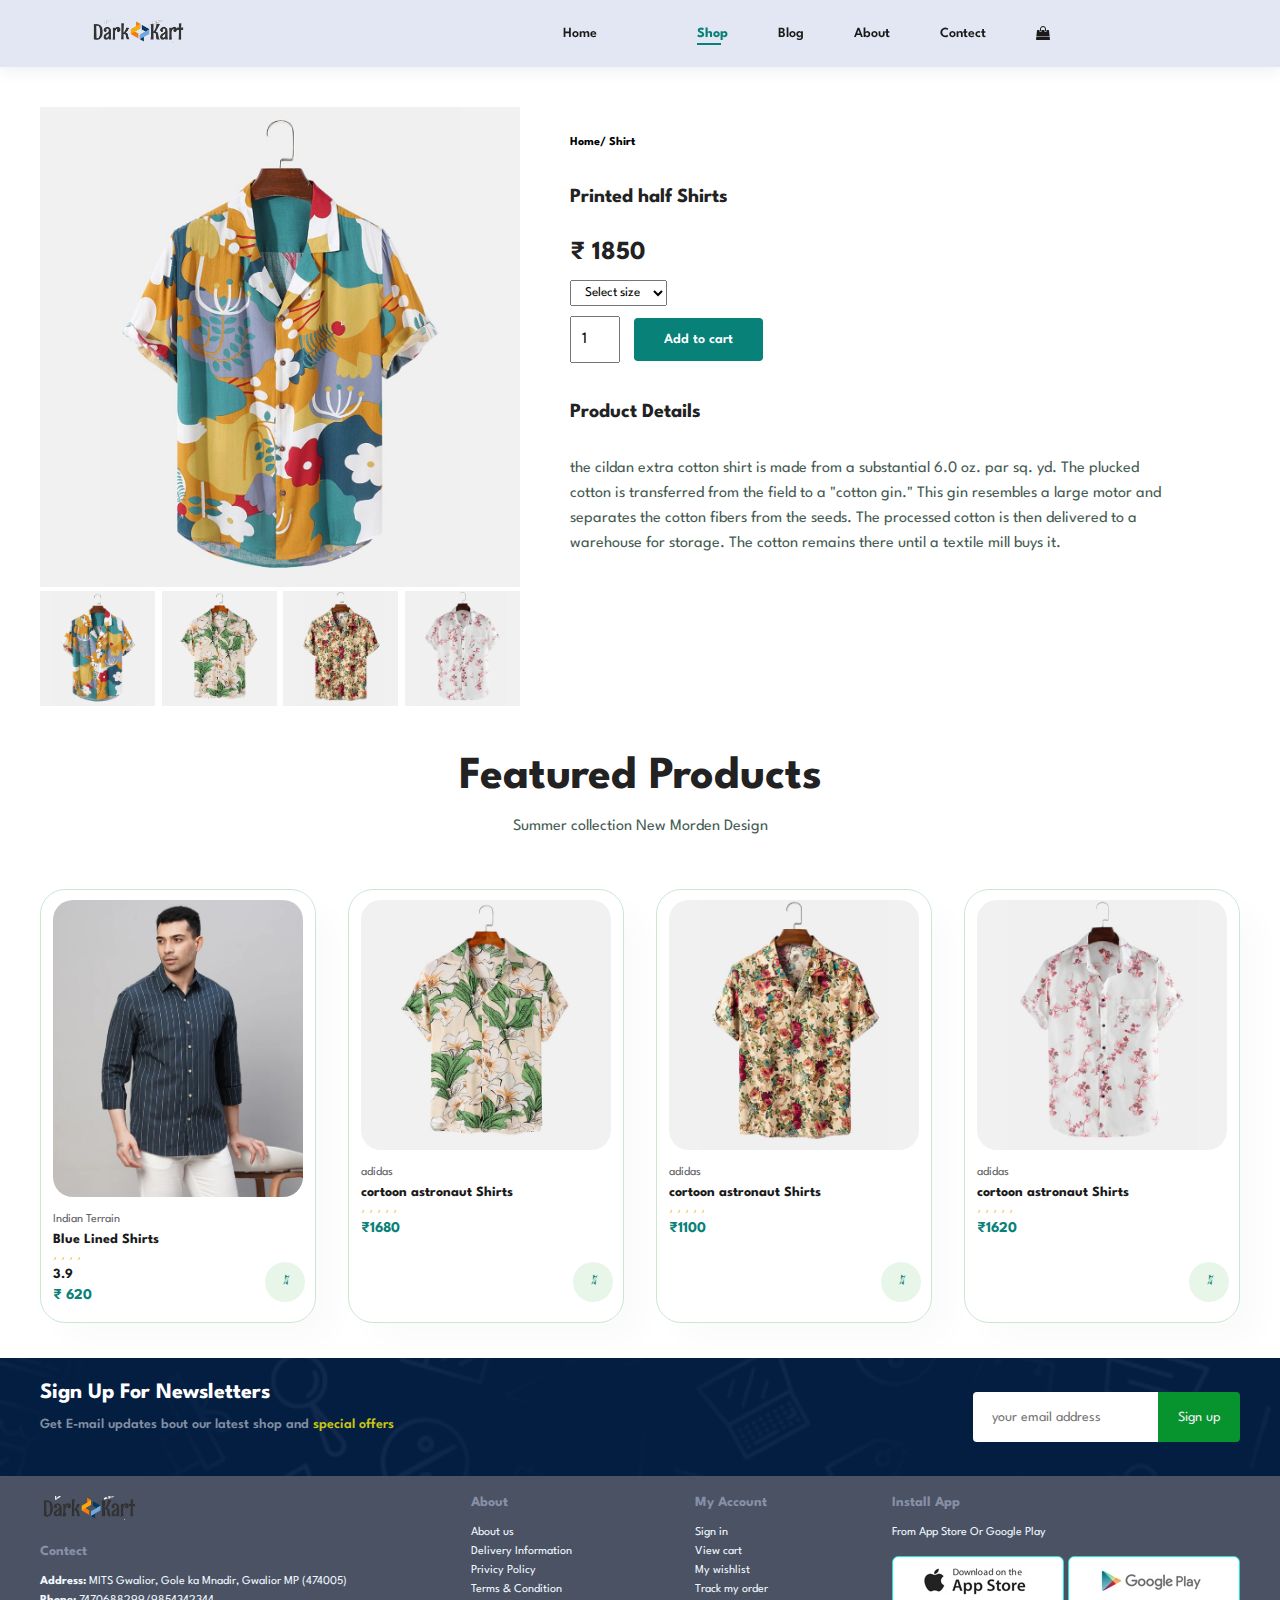
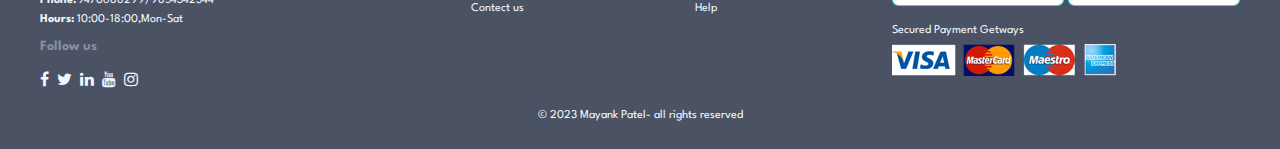
<file: sproduct.html>
<!DOCTYPE html>
<html lang="en">
  <head>
    <meta charset="UTF-8" />
    <meta http-equiv="X-UA-Compatible" content="IE=edge" />
    <meta name="viewport" content="width=device-width, initial-scale=1.0" />
    <link rel="shortcut icon" href="img/logo.png" type="image/x-icon" />

    <title>
      Online shoping site for mobiles ,electronic,furniture,grocery ,lifestyle
      books and more...
    </title>
    <link
      rel="stylesheet"
      href="https://use.fontawesome.com/releases/v5.15.4/css/all.css"
      integrity="sha384-DyZ88mC6Up2uqS4h/KRgHuoeGwBcD4Ng9SiP4dIRy0EXTlnuz47vAwmeGwVChigm"
      crossorigin="anonymous"
    />
    <link
      rel="stylesheet"
      href="https://cdnjs.cloudflare.com/ajax/libs/font-awesome/4.7.0/css/font-awesome.min.css"
    />
    <link rel="stylesheet" href="index.css" />
  </head>

  <body>
    <header>
      <nav>
        <div class="logo">
          <a href="index.html"> <img src="img/logo1.png" alt="" /></a>
        </div>

        <ul id="navbar">
          <li><a href="index.html">Home</a></li>
          <li></li>
          <li><a class="active" href="shop.html">Shop</a></li>
          <li><a href="blog.html">Blog</a></li>
          <li><a href="about.html">About</a></li>
          <li><a href="contect.html">Contect</a></li>
          <li id="lg-bag">
            <a href="cart.html"><i class="fa fa-shopping-bag"></i></a>
          </li>
          <a href="#" id="close"><i class="fas fa-times"></i></a>
        </ul>

        <div id="mobile">
          <a href="cart.html"><i class="fa fa-shopping-bag"></i></a>
          <i id="bar" class="fas fa-outdent"></i>
        </div>
      </nav>
    </header>
    <main>
      <section id="prodetails" class="section-p1">
        <div class="single_img">
          <img src="img/products/f1.jpg" id="mainimg" width="100%" alt="" />
          <div class="small_img_group">
            <div class="small_img_col">
              <img
                src="img/products/f1.jpg"
                class="small_img"
                width="100%"
                alt=""
              />
            </div>
            <div class="small_img_col">
              <img
                src="img/products/f2.jpg"
                class="small_img"
                width="100%"
                alt=""
              />
            </div>
            <div class="small_img_col">
              <img
                src="img/products/f3.jpg"
                class="small_img"
                width="100%"
                alt=""
              />
            </div>
            <div class="small_img_col">
              <img
                src="img/products/f4.jpg"
                class="small_img"
                width="100%"
                alt=""
              />
            </div>
          </div>
        </div>
        <div class="details">
          <h6>Home/ Shirt</h6>
          <h4>Printed half Shirts</h4>
          <h2>₹ 1850</h2>
          <select name="" id="">
            <option value="">Select size</option>
            <option value="">Small</option>
            <option value="">Large</option>
            <option value="">XL</option>
            <option value="">XXL</option>
          </select>
          <input type="number" value="1" />
          <button class="normal">Add to cart</button>
          <h4>Product Details</h4>
          <p>
            the cildan extra cotton shirt is made from a substantial 6.0 oz.
            par sq. yd. The plucked cotton is transferred from the field to a
            "cotton gin." This gin resembles a large motor and separates the
            cotton fibers from the seeds. The processed cotton is then delivered
            to a warehouse for storage. The cotton remains there until a textile
            mill buys it.
          </p>
        </div>
      </section>

      <section id="product" class="section-p1">
        <h2>Featured Products</h2>
        <p>Summer collection New Morden Design</p>
        <div class="pro-cont">

          <div class="pro">
            <img src="img/products/shirt4.jpg" alt="" />
            <div class="des">
              <span>Indian Terrain</span>
              <h5>Blue Lined Shirts</h5>
              <div class="star">
                <i class="fas fa-star"></i>
                <i class="fas fa-star"></i>
                <i class="fas fa-star"></i>
                <i class="fas fa-star"></i>
              </div>
              <h5>3.9</h5>
              <h4>₹ 620 </h4>
            </div>
            <a href="#"> <i id="cart" class="fas fa-shopping-cart"></i> </a>
          </div>
          

          <div class="pro">
            <img src="img/products/f2.jpg" alt="" />
            <div class="des">
              <span>adidas</span>
              <h5>cortoon astronaut Shirts</h5>
              <div class="star">
                <i class="fas fa-star"></i>
                <i class="fas fa-star"></i>
                <i class="fas fa-star"></i>
                <i class="fas fa-star"></i>
                <i class="fas fa-star"></i>
              </div>
              <h4>₹1680</h4>
            </div>
            <a href="#"> <i id="cart" class="fas fa-shopping-cart"></i> </a>
          </div>
          <div class="pro">
            <img src="img/products/f3.jpg" alt="" />
            <div class="des">
              <span>adidas</span>
              <h5>cortoon astronaut Shirts</h5>
              <div class="star">
                <i class="fas fa-star"></i>
                <i class="fas fa-star"></i>
                <i class="fas fa-star"></i>
                <i class="fas fa-star"></i>
                <i class="fas fa-star"></i>
              </div>
              <h4>₹1100</h4>
            </div>
            <a href="#"> <i id="cart" class="fas fa-shopping-cart"></i> </a>
          </div>
          <div class="pro">
            <img src="img/products/f4.jpg" alt="" />
            <div class="des">
              <span>adidas</span>
              <h5>cortoon astronaut Shirts</h5>
              <div class="star">
                <i class="fas fa-star"></i>
                <i class="fas fa-star"></i>
                <i class="fas fa-star"></i>
                <i class="fas fa-star"></i>
                <i class="fas fa-star"></i>
              </div>
              <h4>₹1620</h4>
            </div>
            <a href="#"> <i id="cart" class="fas fa-shopping-cart"></i> </a>
          </div>
        </div>
      </section>

      <section id="Newsletter">
        <div class="text">
          <h3>Sign Up For Newsletters</h3>
          <p>
            Get E-mail updates bout our latest shop and
            <span>special offers</span>
          </p>
        </div>
        <div class="email">
          <input type="email" placeholder="your email address" />
          <button type="submit">Sign up</button>
        </div>
      </section>
    </main>

    <!-- footer -->
    <footer class="section-p1">
      <div class="col">
        <img src="img/logo1.png" alt="" class="logo" />
        <h4>Contect</h4>
        <p><strong>Address:</strong> MITS Gwalior, Gole ka Mnadir, Gwalior MP (474005)</p>
        <p><strong>Phone:</strong> 7470688299/9854342344</p>
        <p><strong>Hours:</strong> 10:00-18:00,Mon-Sat</p>
        <div class="follow">
          <h4>Follow us</h4>
          <div class="icon">
            <a class="fa fa-facebook-f"></a>
            <a class="fa fa-twitter"></a>
            <a class="fa fa-linkedin"></a>
            <a class="fa fa-youtube"></a>
            <a class="fa fa-instagram"></a>
          </div>
        </div>
      </div>

      <div class="col">
        <h4>About</h4>
        <a href="#">About us</a>
        <a href="#">Delivery Information</a>
        <a href="#">Privicy Policy</a>
        <a href="#">Terms & Condition</a>
        <a href="#">Contect us</a>
      </div>

      <div class="col">
        <h4>My Account</h4>
        <a href="#"> Sign in</a>
        <a href="#">View cart</a>
        <a href="#">My wishlist</a>
        <a href="#">Track my order</a>
        <a href="#">Help</a>
      </div>

      <div class="col install">
        <h4>Install App</h4>
        <p>From App Store Or Google Play</p>
        <div class="row">
          <a href=""><img src="img/pay/app.jpg" alt="" /></a>
          <a href=""><img src="img/pay/play.jpg" alt="" /></a>
        </div>
        <p>Secured Payment Getways</p>
        <img src="img/pay/pay.png" alt="" />
      </div>
      <div class="copyright">
        <p>&copy; 2023 Mayank Patel- all rights reserved</p>
      </div>
    </footer>
    <script>
      var Mainimg = document.getElementById("mainimg");
      var smallimg= document.getElementsByClassName("small_img");
      smallimg[0].onclick=function(){
        Mainimg.src=smallimg[0].src;
      }
      smallimg[1].onclick=function(){
        Mainimg.src=smallimg[1].src;
      }
      smallimg[2].onclick=function(){
        Mainimg.src=smallimg[2].src;
      }
      smallimg[3].onclick=function(){
        Mainimg.src=smallimg[3].src;
      }
    </script>

    <script src="script.js"></script>
  </body>
</html>
</file>
<file: index.css>
@import url("https://fonts.googleapis.com/css2?family=Spartan:wght@100;200;300;400;500;600;700;800;900&display=swap");
@import url('https://fonts.googleapis.com/css2?family=Lato:wght@300&display=swap');
@import url('https://fonts.googleapis.com/css2?family=Ubuntu:wght@300&display=swap');
:root {
    --main-bg-color: rgb(115, 138, 175);
  }
* {
  margin: 0;
  padding: 0;
  box-sizing: border-box;
  font-family: "Spartan", sans-serif;
}

html {
  scroll-behavior: smooth;
}

/* Global Styles */

h1 {
  font-size: 50px;
  line-height: 64px;
  color: #222;
}

h2 {
  font-size: 46px;
  line-height: 54px;
  color: #222;
}

h4 {
  font-size: 20px;
  color: #222;
}

h6 {
  font-weight: 700;
  font-size: 12px;
}

p {
  font-size: 16px;
  color: #465b52;
  margin: 15px 0 20px 0;
}

.section-p1 {
  padding: 20px 40px;
}

.section-m1 {
  margin: 40px 0;
}

body {
  width: 100%;
}

button.white{
    font-size: 13px;
    font-weight: 600;
    padding: 11px 18px;
    color: #fff;
    background-color:transparent;
    border-radius: 4px;
    cursor: pointer;
    border: 1px solid #fff; 
    outline: none;
    transition: 0.3s;
}

button.normal{
    font-size: 14px;
    font-weight: 600;
    padding: 15px 30px;
    color: #000;
    background-color: #fff;
    border-radius: 4px;
    cursor: pointer;
    border: none;
    outline: none;
    transition: 0.3s;
}


/* header */
header{
    background: #e3e6f3; 
    display: flex;
    padding: 20px 70px;
    position: sticky;
    top: 0;
    left: 0;
    box-shadow: 0 5px 15px rgba(0, 0,0, 0.06);
    z-index: 999;
}
nav{
    display: flex;
}

.logo img{
    width: 138px;
    padding: 0 20px;
}

#navbar {
    padding-left:330px;
    display: flex;
    justify-content: center;
    align-items: center;
}
#navbar li{
    list-style: none; 
    padding: 0 25px;
    position: relative;

}

nav ul li a{
    color: #1a1a1a;
    font-size: 14px;
    font-weight: 600;
    text-decoration: none;
    transition: 0.3s ease;
}

nav ul li a:hover,li a.active{ 
    font-weight: bolder;
    color: #088178;
}
nav ul li a.active::after,nav ul li a:hover::after{
    content: "";
    height: 2px;
    width : 30% ;
    background: #088178;
    position: absolute;
    bottom: -4px;
    left:25px;
}


#mobile{
    display: none;
    align-items: center;
}
#close{
    display: none;
}

/* main */
#tposter{
    background-image: url("img/IMG_6105.1.jpg");
    flex-direction: column;
    justify-content: center;
    height: 90vh;
    width: 100%;
    padding: 0 80px;
    margin: auto;
    display: flex;
    align-items: flex-start;  
    background-size: cover; 
    background-position: top 25% right 0;
}
#tposter h4{
    padding-bottom: 15px;
}
#tposter h1{
    color: #088178;
}
#tposter button{
    background-image: url("img/button.png");
    background-color: transparent;
    color: #088178;
    border: 0;
    padding: 14px 80px 14px 65px;
    background-repeat: no-repeat;
    cursor: pointer;
    font-weight: 700;
    font-size: 15px;
}

#feature{
    display: flex;
    align-items: center;
    justify-content: space-between;
    flex-wrap: wrap;
}
.fa-box{
    width: 180px;
    text-align: center;
    padding: 25px 15px;
    box-shadow: 20px 20px 34px rgba(0, 0,0, 0.03);
    border: 1px solid #e4f0e6;
    border-radius: 4px;
    margin: 15px 0;
}
.fa-box img{
    width: 100%;
    margin-bottom: 10px;
}
.fa-box h6{
    display: inline-block;
    padding: 9px 8px 6px 8px;
    line-height: 1;
    border-radius: 4px;
    color: #085127;
    background-color: #fddde4;
}
.fa-box:nth-child(2) h6 {
    background-color: #afb8b5;
}
.fa-box:nth-child(3) h6 {
    background-color: #ecefe4;
}
.fa-box:nth-child(4) h6 {
    background-color: #afb8b5;
}
.fa-box:nth-child(5) h6 {
    background-color: #7eacf1;
}
.fa-box:nth-child(6) h6 {
    background-color: #a682d1;
}
.fa-box:hover{
    box-shadow: 10px 10px 54px rgba(70,62,221, 0.1);
}

#product{
    text-align: center;
}
#product .pro-cont{ 
display: flex;
flex-wrap: wrap;
justify-content: space-between;
padding-top: 20px;
}

#product .pro {
        width: 23%;
        min-width: 250px;
        padding: 10px 12px;
        border: 1px solid #cce7d0;
        border-radius: 25px;
        cursor: pointer;
        margin: 15px 0;
        box-shadow: 20px 20px 30px rgba(0, 0,0, 0.02);
        transition: 0.3s ease;
        position: relative;

}
#product .pro:hover {
    box-shadow: 20px 20px 30px rgba(0, 0,0, 0.06);
}
#product .pro img {
    border-radius:20px ;
    width: 100%;
}

#product .pro .des {
    text-align: start;
    padding: 10px 0;
}
#product .pro .des span {
color: #606063;
font-size: 12px;
}
#product .pro .des h5 {
color: #1a1a1a;
padding-top: 7px;
font-size: 14px;
} 

#product .pro .des i {
color: rgb(243, 181, 25);
font-size: 12px;
}
#product .pro .des h4 {
color: #088178;
padding-top: 7px;
font-size: 15px;
font-weight: 700;
} 
#product #cart {
width: 40px;
height: 40px;
line-height: 40px;
border-radius: 50px;
background-color: #e8f6ea;
color: #088178;
position: absolute;
bottom: 20px;
right: 10px;
} 
    
#poster{
    display: flex;
    flex-direction: column;
    justify-content: center;
    align-items: center;
    text-align: center;
    background-image: url('img/banner/b2.jpg');
    background-size: cover;
    height: 47vh;
    width: 100%;
}
#poster h4{
    color: #fff;
    font-size: 15px;
}

#poster h2{
    color: #fff;
    font-size: 30px;
    padding: 10px 0;
}
#poster samp{
    color: #e91111;
    font-size: 30px;
    padding: 10px 0;
}

#poster button:hover{
    color: #fff;
    background-color: #088178;
}
#sm-poster{
    display: flex;
    justify-content: space-between;
    padding: 20px 20px;
}


#sm-poster .poster1{
    display: flex;
    flex-direction: column;
    justify-content: center;
    align-items: flex-start;
    background-image: url('img/banner/b17.jpg');
    background-size: cover;
    background-position: center;
    height: 50vh;
    min-width: 580px;
    padding: 30px;
}
#sm-poster  h4{
    color: #fff;
    font-size: 20px;
    font-weight: 300;
}
#sm-poster  h2{
    color: #fff;
    font-size: 28px;
    font-weight: 800;
}
#sm-poster  p{
    color: #fff;
    font-size: 13px;
    font-weight: 500;
    padding-bottom: 15px;
}
#sm-poster .poster1:hover button{
    background-color: #0aa096;
    border: 1px solid #0aa096;
}
#sm-poster .poster2{
    background-image: url('img/banner/b10.jpg');
}

#banners{
    display: flex;
    flex-wrap: wrap;
    justify-content: space-between;
    padding: 0 20px;
}
#banners .banner1{
    display: flex;
    flex-direction: column;
    justify-content: center;
    align-items: flex-start;
    background-image: url('img/banner/b7.jpg');
    background-size: cover;
    background-position: center;
    height: 30vh;
    min-width: 30%;
    padding: 30px;
    margin-bottom: 20px;
    cursor: pointer;

}


#banners .banner1 h3{
    color: #ec544e;
    font-size: 15px;
    font-weight: 800;
}
#banners .banner1 h2{
    color: #fff;
    font-size: 22px;
    font-weight: 900;
}
#banners .banner2{
    background-image: url('img/banner/b4.jpg');
}
#banners .banner3{
    background-image: url('img/banner/b18.jpg');
}

#Newsletter{

background-image: url("img/banner/b14.png");  
background-color: #041e42;
background-repeat: no-repeat;
display: flex;
flex-wrap: wrap;
justify-content: space-between;
align-items: center;
background-size: cover;
background-position: 20% 30%;
padding: 25px 40px;
}
#Newsletter h3{
    color: #FFF;
    font-size: 22PX;
    font-weight: 700;
}
#Newsletter P{
    color: #818ea0; 
    font-size: 14PX;
    font-weight: 600;
}
#Newsletter span{
    color: #c9c612;
}
#Newsletter .email{
    display: flex;
}
#Newsletter input{
    height: 3.125rem;
    padding: 0 1.25em;
    font-size: 14px;
    width: 100%;
    border: 1px solid transparent;
    border-radius: 4px;
    outline: none;
    border-top-right-radius:0 ;
    border-bottom-right-radius:0 ;

}
#Newsletter button{
    white-space: nowrap;
    color: #f1f1f1;
    background-color: #07942f;
    height: 3.125rem;
    padding: 0 1.25em;
    font-size: 14px;
    width: 40%;
    border: 1px solid transparent;
    border-radius: 4px;
    outline: none;
    cursor: pointer;
    border-top-left-radius:0 ;
    border-bottom-left-radius:0 ;
}

/* shop page */
#sposter{
    background-image: url("img/banner/b1.jpg");
    width: 100%;
    height: 40vh;
    background-size: cover;
    display: flex;
    justify-content: center;
    text-align: center;
    flex-direction: column;
    padding: 14px;
}

#sposter h2,
#sposter p{
    color: #fff;
}
   
#pagination{
    text-align: center;
}

#pagination a{
    text-decoration: none;
    background-color: #088178;
    padding: 15px 20px;
    color: #fff;
    font-weight: 600;
    border-radius: 4px;
}

#pagination a i{
    font-size: 16px;
    font-weight: 600;
}

/* sproduct page */
#prodetails{
    display: flex;
    margin-top: 20px;
}
#prodetails .single_img{
    width: 40%;
    margin-right: 50px ;
}
.small_img_group{
    display: flex;
    justify-content: space-between;
}
.small_img_col{
    flex-basis: 24%;
    cursor: pointer;

}

#prodetails .details{
    width: 50%;
    padding-top: 30px;
}

#prodetails .details h4{
    padding: 40px 0 20px 0;
}
#prodetails .details h2{
    font-size: 26px;
}
#prodetails .details select{
    padding: 5px 10px;
    display: block;
    margin-bottom: 10px;
}
#prodetails .details input{
    width: 50px;
    height: 47px;
    padding-left: 10px;
    font-size: 16px;
    margin-right: 10px;
}
#prodetails .details input:focus{
    outline: none;
}
#prodetails .details button{
    background: #088178;
    color: #fff;
}
#prodetails .details p{
    line-height: 25px;
}

/* blog page */
#sposter.blog{
    background-image: url("img/banner/b19.jpg");
}
#bblog{
    padding: 150px 150px 0 80px;
}
#bblog .blog-box{
    display: flex;
    align-items: center;
    width: 100%;
    position: relative;
    padding-bottom: 90px;
}
#bblog .blog_img{
    width: 50%;
    margin-right: 30px;
}
#bblog img{
    width: 100%;
    height: 250px;
    object-fit: cover;
}
#bblog .BLOG-details{
    width: 50%;
}
#bblog .BLOG-details a{
    text-decoration: none;
    font-size: 11px;
    color: #000;
    font-weight: 700;
}
#bblog .BLOG-details a:hover{
    color: #088178;
}

.blog-box h1{
    position: absolute;
    top: -40px;
    left: 0;
    font-size: 70px;
    font-weight: 700;
    color: #c9cbce;
    z-index: -9;
}


/* about page */
#sposter.about_header{
    background-image: url("img/about/banner.png");
}
#sposter.about_header h1{
    color: #fff;
}
#abouthead{
    display: flex;
    margin-top: 20px;

}
#about_img{
    width: 50%;
    height: auto;
    padding-right: 40px;
}
.about_dtls{
    width: 50%;
    padding-top: 30px;
}
#about_app{
    text-align: center;
}
#about_app .video{
    width: 70%;
    height: 100%;
    margin: 30px auto 0 auto;
}
#about_app .video video{
    width: 100%;
    height: 100%;
    border-radius: 20px;
}


/* contect pager */
#sposter.contect_header{
    background-image: url('img/about/banner.png');
}
.contect_header h1{
    color: #fff;
}
#contecthead{
    display: flex;
    justify-content: space-between;
    align-items: center;
}
#contecthead .contect_dtls{
    width: 40%;
}
#contecthead .contect_dtls span,
#form-details form span{
    font-size: 12px;
}
#contecthead .contect_dtls h2,
#form-details form h2{
    font-size: 26px;
    line-height: 35px;
    padding: 20px 0;
}
#contecthead .contect_dtls h3{
    font-size: 16px;
    padding-bottom: 15px;
}
#contecthead .contect_dtls li{
    list-style: none;
    display: flex;
    padding: 10px 0;
}
#contecthead .contect_dtls li i{
    font-size: 14px;
    padding-right: 22px;
}
#contecthead .contect_dtls li p{
    font-size: 14px;
    margin: 0;
}
#contecthead .map{
    width: 55%;
    height: 400px;
}
#contecthead .map iframe{
    width: 100%;
    height: 100%;
}
#form-details{
    display: flex;
    justify-content: space-between;
    margin: 30px;
    padding: 80px;
    border: 1px solid #e1e1e1;
}
#form-details form{
    width: 65%;
    display: flex;
    flex-direction: column;
    align-items: flex-start;
    padding-bottom: 20px;
}
#form-details form input,
#form-details form textarea{
    width: 100%;
    padding: 12px 15px;
    outline: none;
    margin-bottom: 20px;
    border: 1px solid #e1e1e1;
}
#form-details form button{
    color: #fff;
    background-color: #088178;
}

.people div{
    padding-bottom: 25px;
    display: flex;
    align-items: flex-start;
}
.people div img{
    width: 65px;
    height: 65px;
    margin-right: 15px;
}
.people div p{
    margin: 0;
    font-size: 13px;
    line-height: 25px;
}
.people div p span{
    display: block;
    font-size: 16px;
    font-weight: 600;
    color: #000;
}

/* cart page */
#cart {
    overflow-x: auto;
}
#cart table{
    width: 100%;
    border-collapse: collapse;
    table-layout: fixed;
    white-space: nowrap;
}

#cart table img{
    width: 70px;
}
#cart table td:nth-child(1){
    width: 100px;
    text-align: center;
}
#cart table td:nth-child(2){
    width: 150px;
    text-align: center;
}
#cart table td:nth-child(3){
    width: 250px;
    text-align: center;
}
#cart table td:nth-child(4),
#cart table td:nth-child(5),
#cart table td:nth-child(6){
    width: 150px;
    text-align: center;
}
#cart table td:nth-child(5) input{
    width: 70px;
    padding: 10px 5px 10px 15px;
}
#cart table thead{
    border: 1px solid #e2e9e1;
    border-left: none;
    border-right: none;
}
#cart table thead td{
    padding: 18px 0;
    font-weight: 700;
    text-transform: uppercase;
    font-size: 13px;
}
#cart table tbody tr td{
    padding-top: 15px;
}
#cart table tbody td{
    font-size: 13px;
}
#cart-add{
    display: flex;
    flex-wrap: wrap;
    justify-content: space-between;
}
#cart-add .coupon{
    width: 50%;
    margin-bottom: 30px;
}
#cart-add .coupon h3{
    padding-bottom: 15px;
}
#cart-add .coupon input{
    padding: 10px 20px;
    outline: none;
    width: 60%;
    margin-right: 10px;
    border: 1px solid #e2e9e1;
}
#cart-add .coupon button,
#cart-add .subtotal button{
    color: #fff;
    background-color: #088178;
    padding: 12px 20px;
}

#cart-add .subtotal{
    width: 50%;
    margin-bottom: 30px;
    border: 1px solid#e2e9e1;
    padding: 30px;
}
#cart-add .subtotal h3{
    padding-bottom: 20px;
}
#cart-add .subtotal table{
    border-collapse: collapse;
    width: 100%;
    margin-bottom: 20px;
}
#cart-add .subtotal table td{
    width: 50%;
    padding: 10px;
    font-size: 13px;
    border: 1px solid#e2e9e1;
}
/* footer */
footer{
    background: #4a5263;
    display:flex;
    flex-wrap: wrap;
    justify-content: space-between; 
    color: aliceblue;
} 

.col{
    display: flex;
    flex-direction: column;
    align-items: flex-start;
    margin-bottom: 15px;

}

footer .logo{
    margin-bottom: 25px;
    width: 100px;
}
 
footer h4{
    font-size: 14px;
    padding-bottom: 18px;
    color:#8590a7;

}

footer p{
    font-size: 12px;
    margin: 0 0 8px 0;   
    color: aliceblue;

}


footer a{
    font-size: 12px;
    text-decoration: none;
    margin-bottom: 8px;
    color: aliceblue;

}

.follow{
    padding-top: 7px;
}
.icon a{
    padding-right: 4px;
}

footer a:hover{
    color: #1ebc09;
}

.row img{
    border: 1px solid rgb(22, 228, 221);
    border-radius: 6px; 
    margin: 10px 0 15px 0;
}

footer .copyright{
    font-style: bold;
    width :100%;
    text-align: center;
}



/* media query */

@media (max-width:799px){

    #navbar{
        display: flex;
        flex-direction:column;
        align-items: flex-start;
        justify-content: flex-start;
        position: fixed;
        top: 0;
        right: -300px;
        height: 100vh;
        width: 300px;
        background-color: #e3e6f3;
        box-shadow: 0 40px 60px rgba(0, 0,0, 0.1);
        padding: 80px 0 0 10px;
    }
    #navbar li{
        margin-top: 25px;
        }
     #navbar.active{
        right:0px;
        } 
    #mobile{
        display: flex;
        align-items: center;
        padding-left: 380px;
    }
    #mobile i{
       color: #292727;
       font-size: 24px;
       padding-left: 20px;
    }
    #close{
        position: absolute;
        display: initial;
        top: 30px;
        left: 30px;
        color: #222;
        font-size: 20px;
    }
    #lg-bag{
        display: none;
    }
    #tposter{
        height: 70vh;
        padding: 0 80px;
        background-position: top 30% right 30%;
    } 
    #feature{

        justify-content: center;
    }
    .fa-box{
        margin: 15px 15px;
    }
    #product .pro-cont{ 
        justify-content: center;
        }
        
        #product .pro {
            margin: 15px 15px;
        }
        #poster{
            height: 20vh;
           
        }
        #sm-poster .poster1{
            height: 30vh;
            min-width: 100%;
        }
        #sm-poster .poster2{
            display: none;
        }
        #banners{
            padding: 0 40px;
        }
        #banners .banner1{
            width: 28%;
        
        }
        #Newsletter .email{
            width: 70%;
            }
        
        #form-details{
            margin: 40px;
            padding: 40px;
        }
        #form-details form{
            width: 50%;
        } 
}




@media (max-width:477px){
    header{
        padding: 10px 30px;
    }
    h1{
        font-size: 36px;
    }
   h2{
    font-size: 30px;
   }
    #mobile{
        padding-left: 80px;
    }
    #tposter{
        padding: 0 20px;
        background-position: 55%;
    }
    .section-p1 {
        padding: 20px;
      }
      #feature{
        justify-content: space-between;
    }
      .fa-box{
        width: 155px;
        margin: 0 0 15px 0;
    }

        #product .pro {
              width: 100%;      
              }
        #poster{
            height: 40vh;
           
        }
        #sm-poster .poster1{
            height: 40vh;
        }
        #sm-poster .poster2{
            display: none;
        }

        #banners{
            padding: 0 20px;
        }
        #banners .banner1{
            width: 100%;
        
        }
        #Newsletter .email{
            width: 100%;
            }
        /* single product */
        #prodetails{
            display: flex;
            flex-direction: column;
        }
        #prodetails .single_img{
            width: 100%;
            margin-right: 0px ;
        }
    
        
        #prodetails .details{
            width: 100%;
        }
        /* blog page  */
        #bblog{
            padding: 100px 20px 0 20px;
        }
    #bblog .blog-box{
        display: flex;
        flex-direction: column;
        align-items: flex-start;
    }
    #bblog .blog_img{
        width: 100%;
        margin-bottom: 30px;
    }
    #bblog .BLOG-details{
        width: 100%;
    }

    /* about page */

    #abouthead{
        flex-direction: column;
    }
    #about_img{
        width: 100%;
        margin-bottom: 20px;
    }
    .about_dtls{
        width: 100%;
    }
    #about_app .video{
        width: 100%;
     
    } 
    #form-details{
        margin: 40px;
        padding: 40px;
    }
    #contecthead{
        flex-direction: column;
    }
    #contecthead .contect_dtls{
        width:100%;
        margin-bottom: 30px;
    }
    #contecthead .map{
        width:100%;
    }
    #form-details{
        margin: 10px;
        padding: 30px 10px;
        flex-wrap: wrap;
    }
    #form-details form{
        width: 100%;
    }
    
    #cart-add{
        flex-direction: column;
    }
    #cart-add .coupon{
        width: 100%;
        margin-bottom: 30px;
    }    
    #cart-add .subtotal{
        width: 100%;
    }
}
</file>
